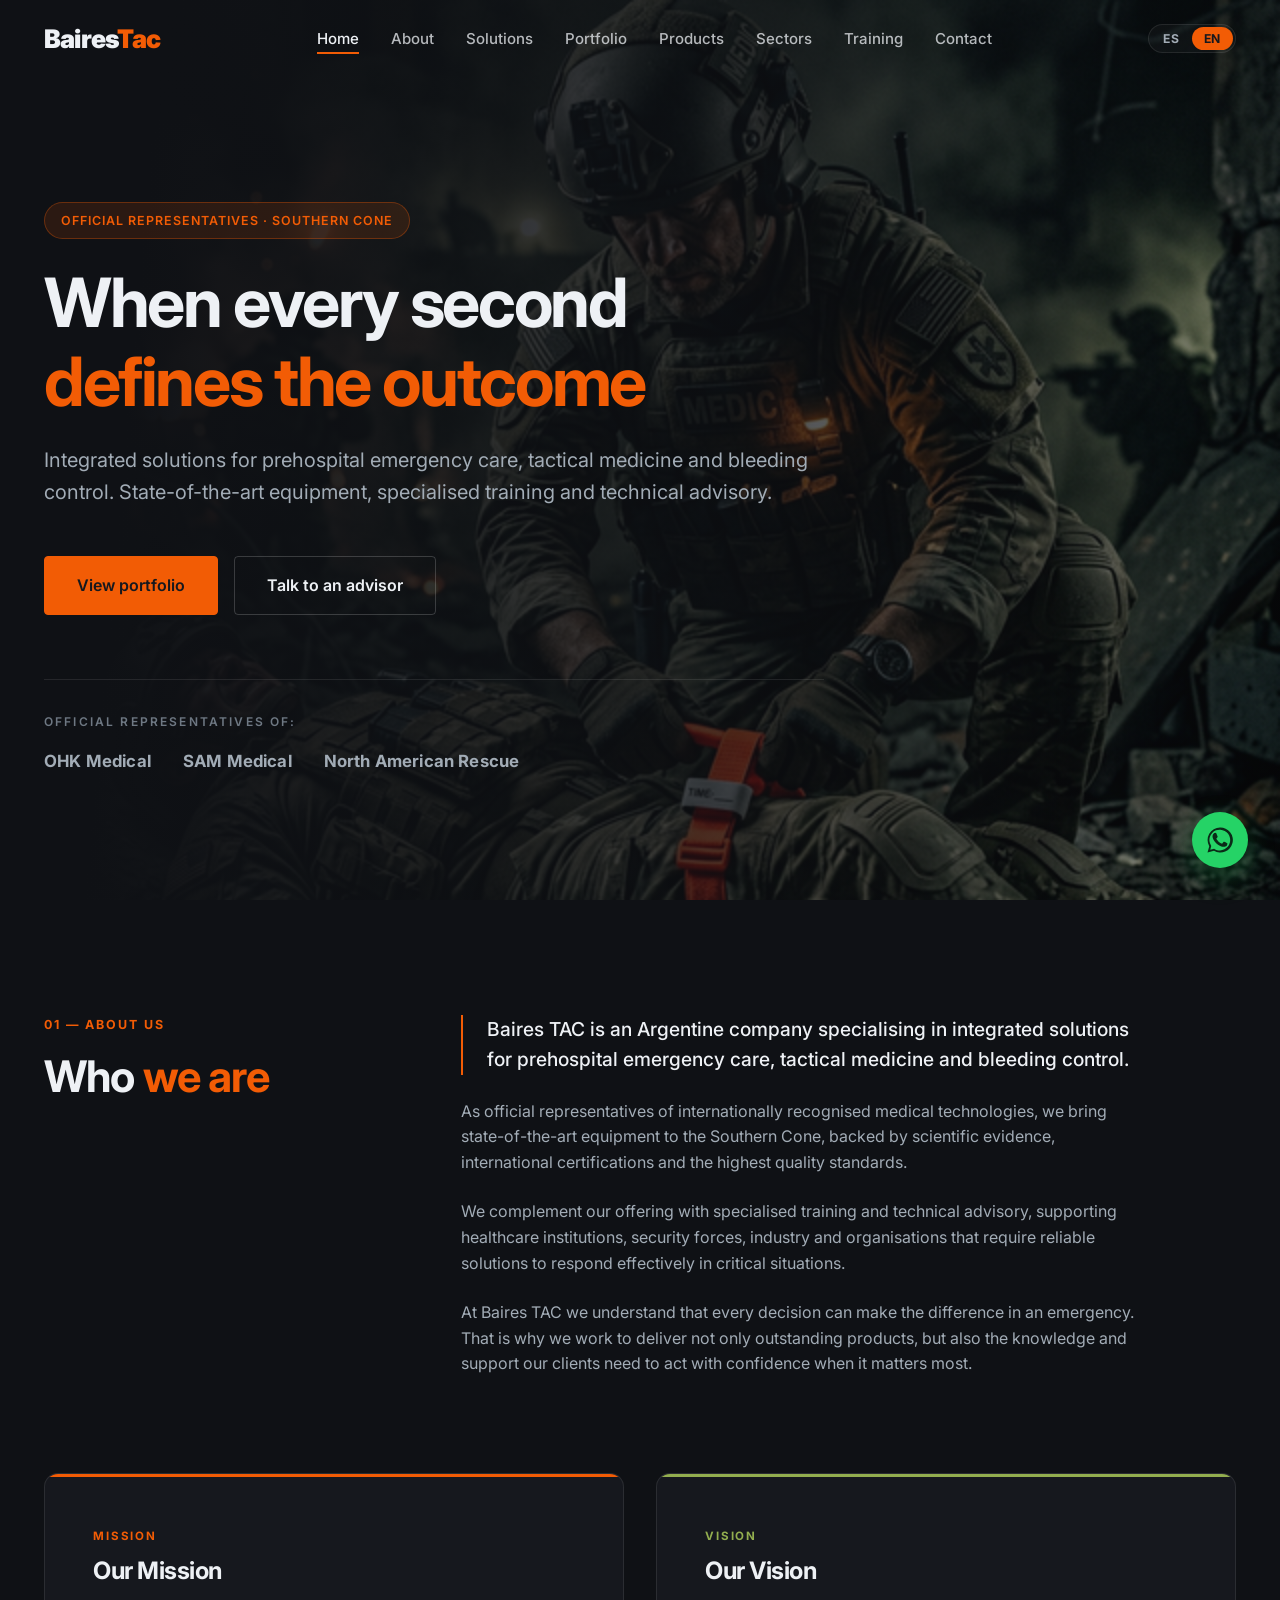
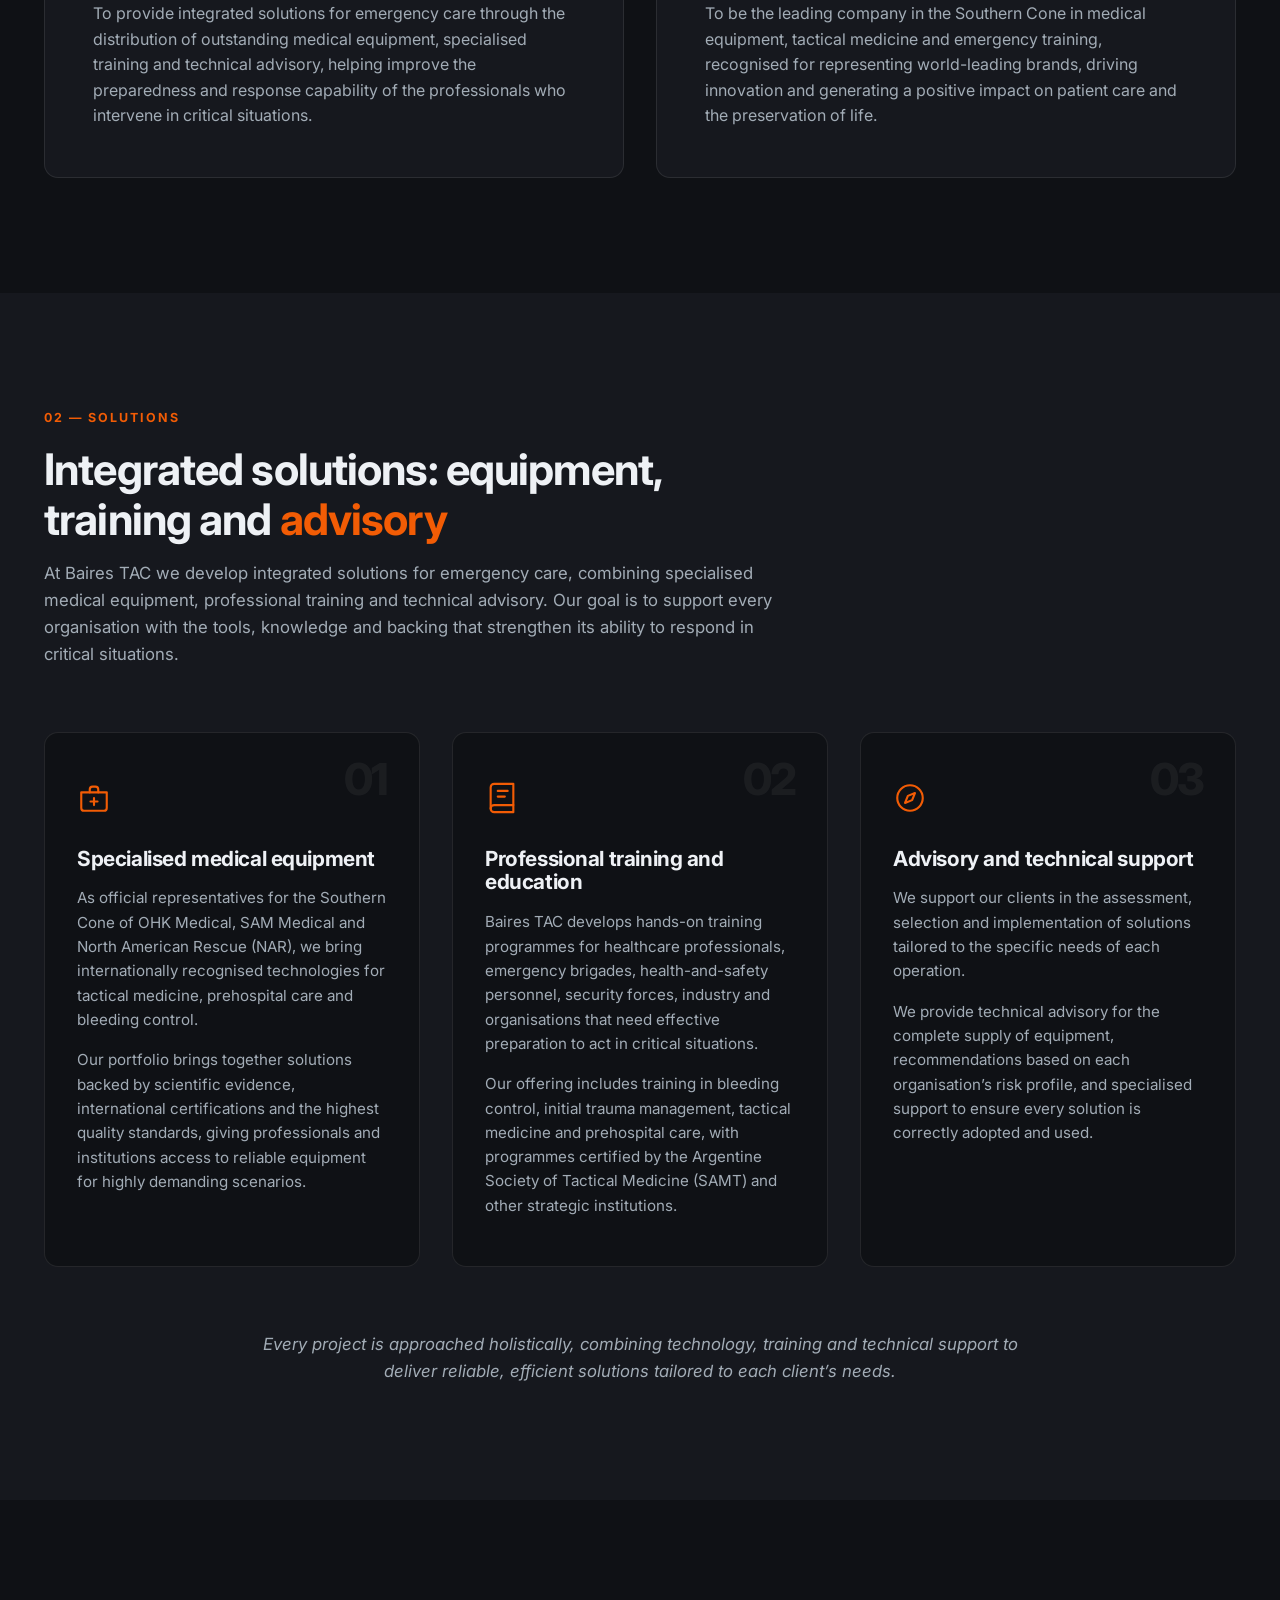
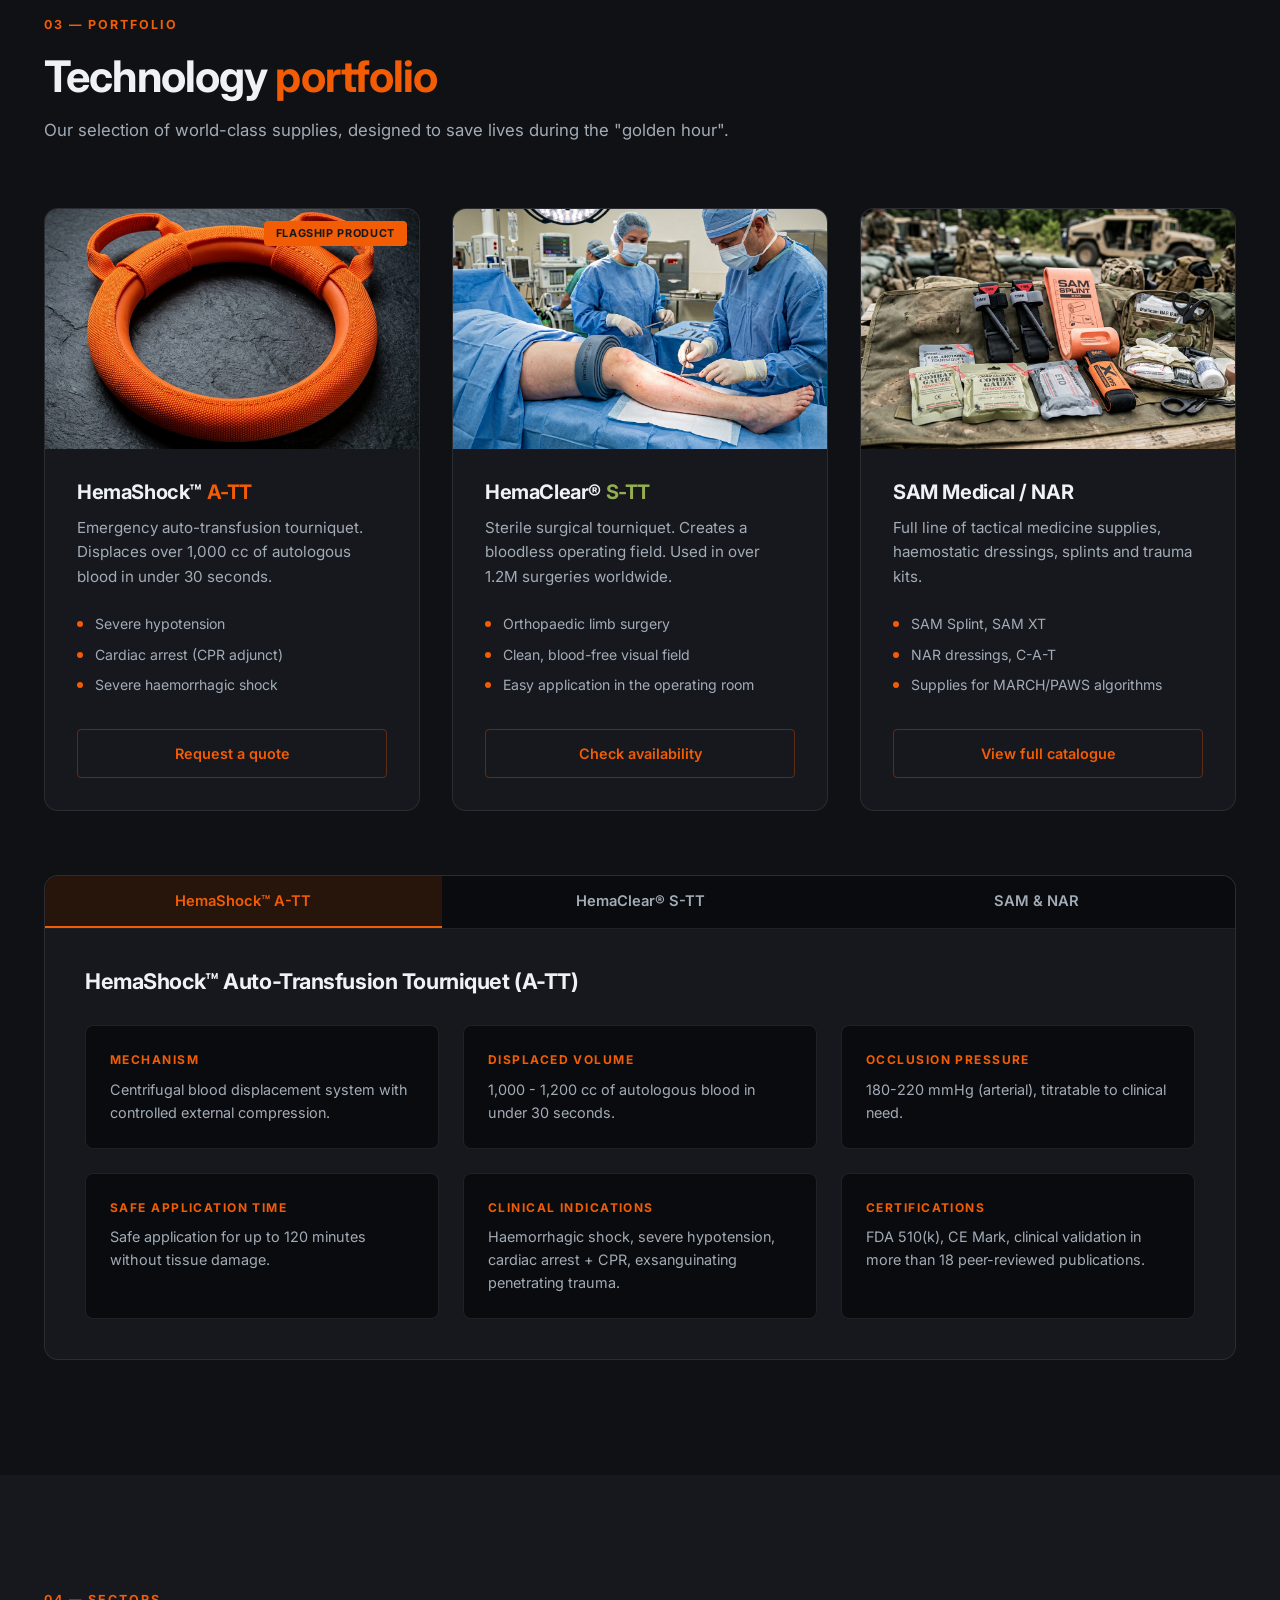
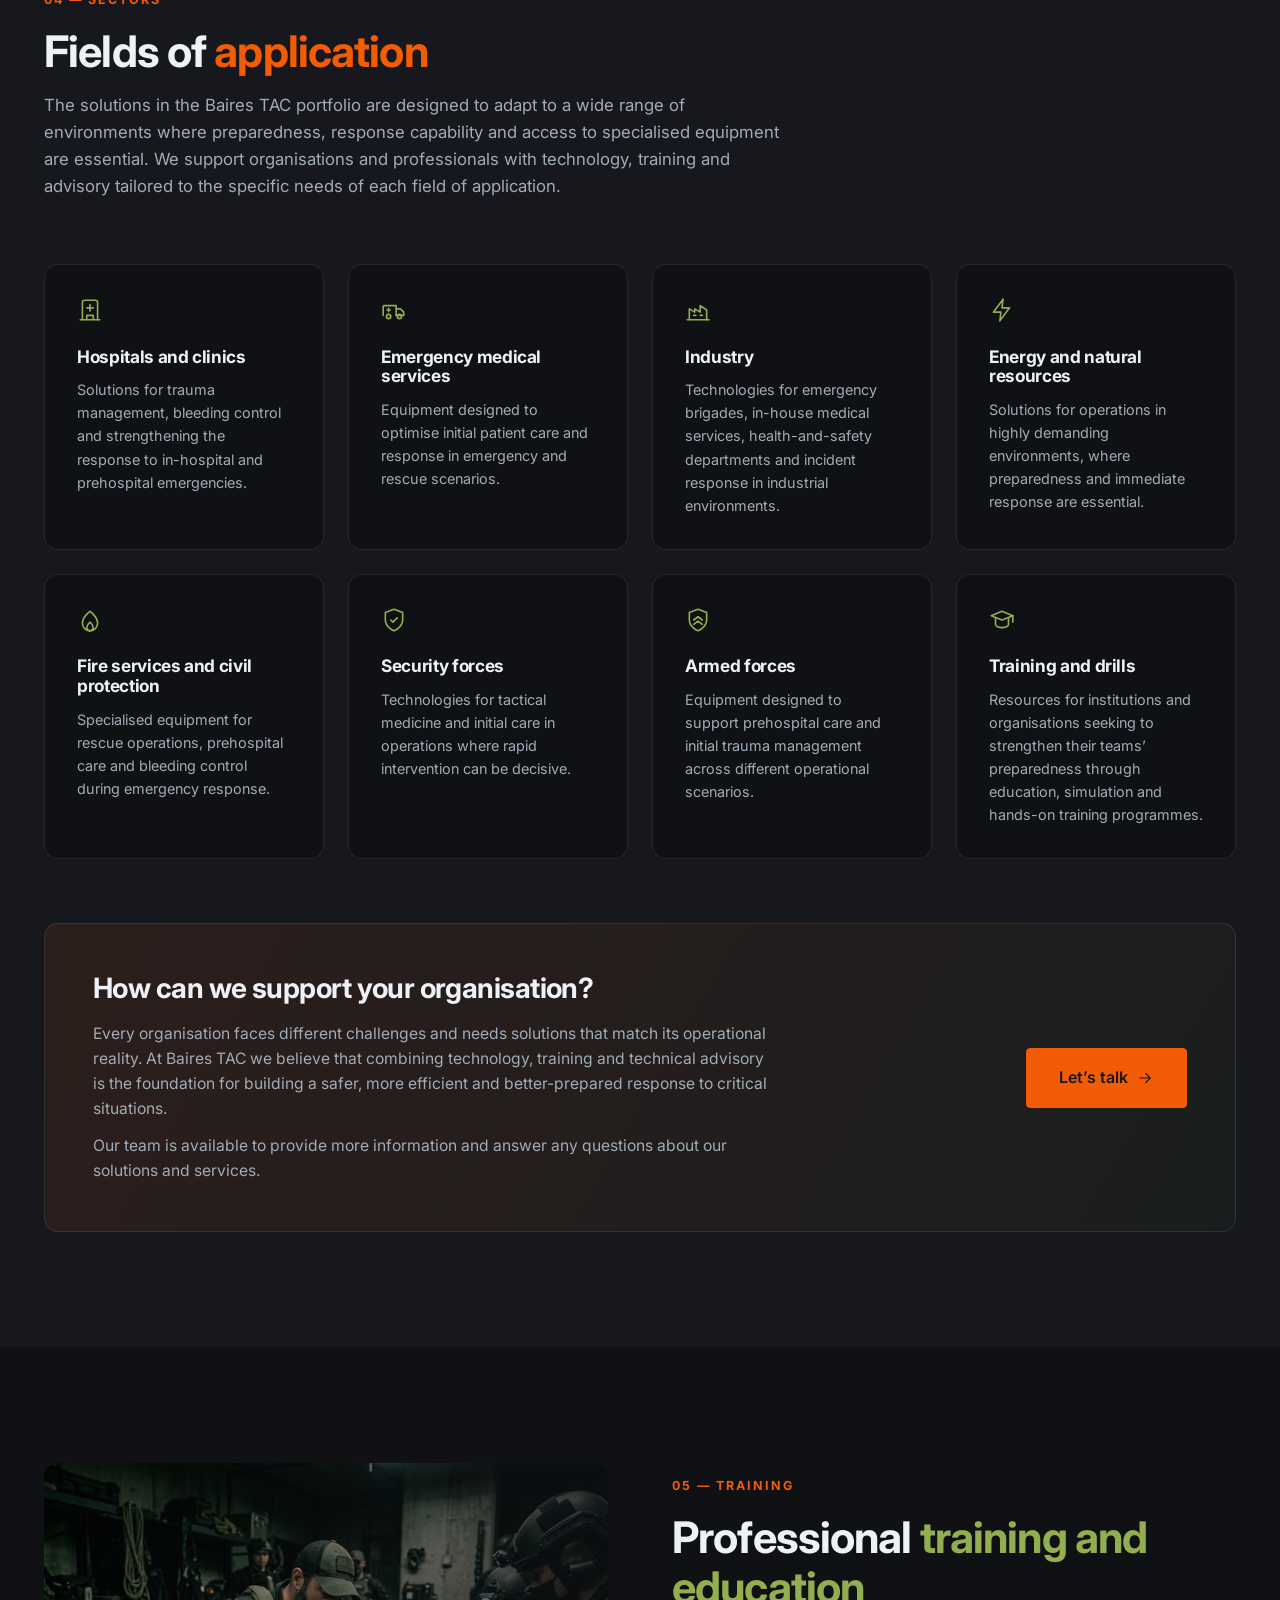
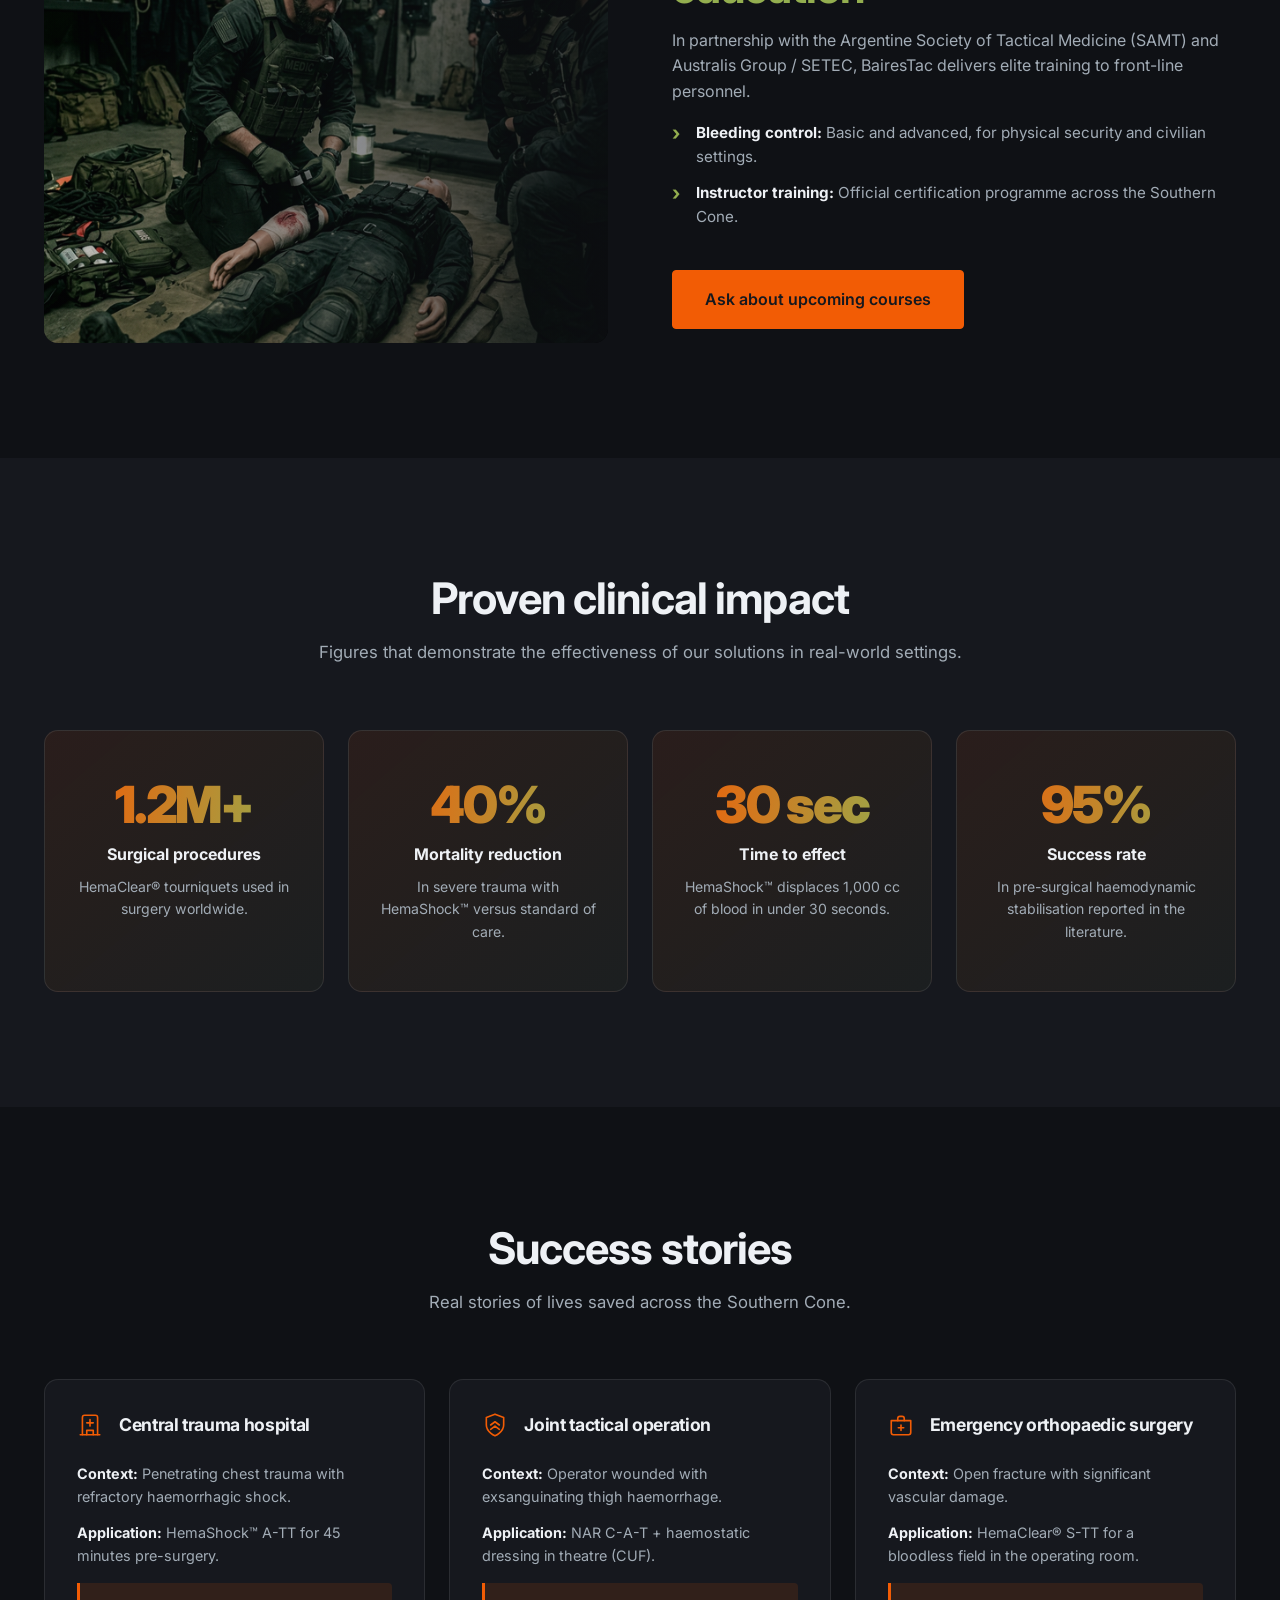
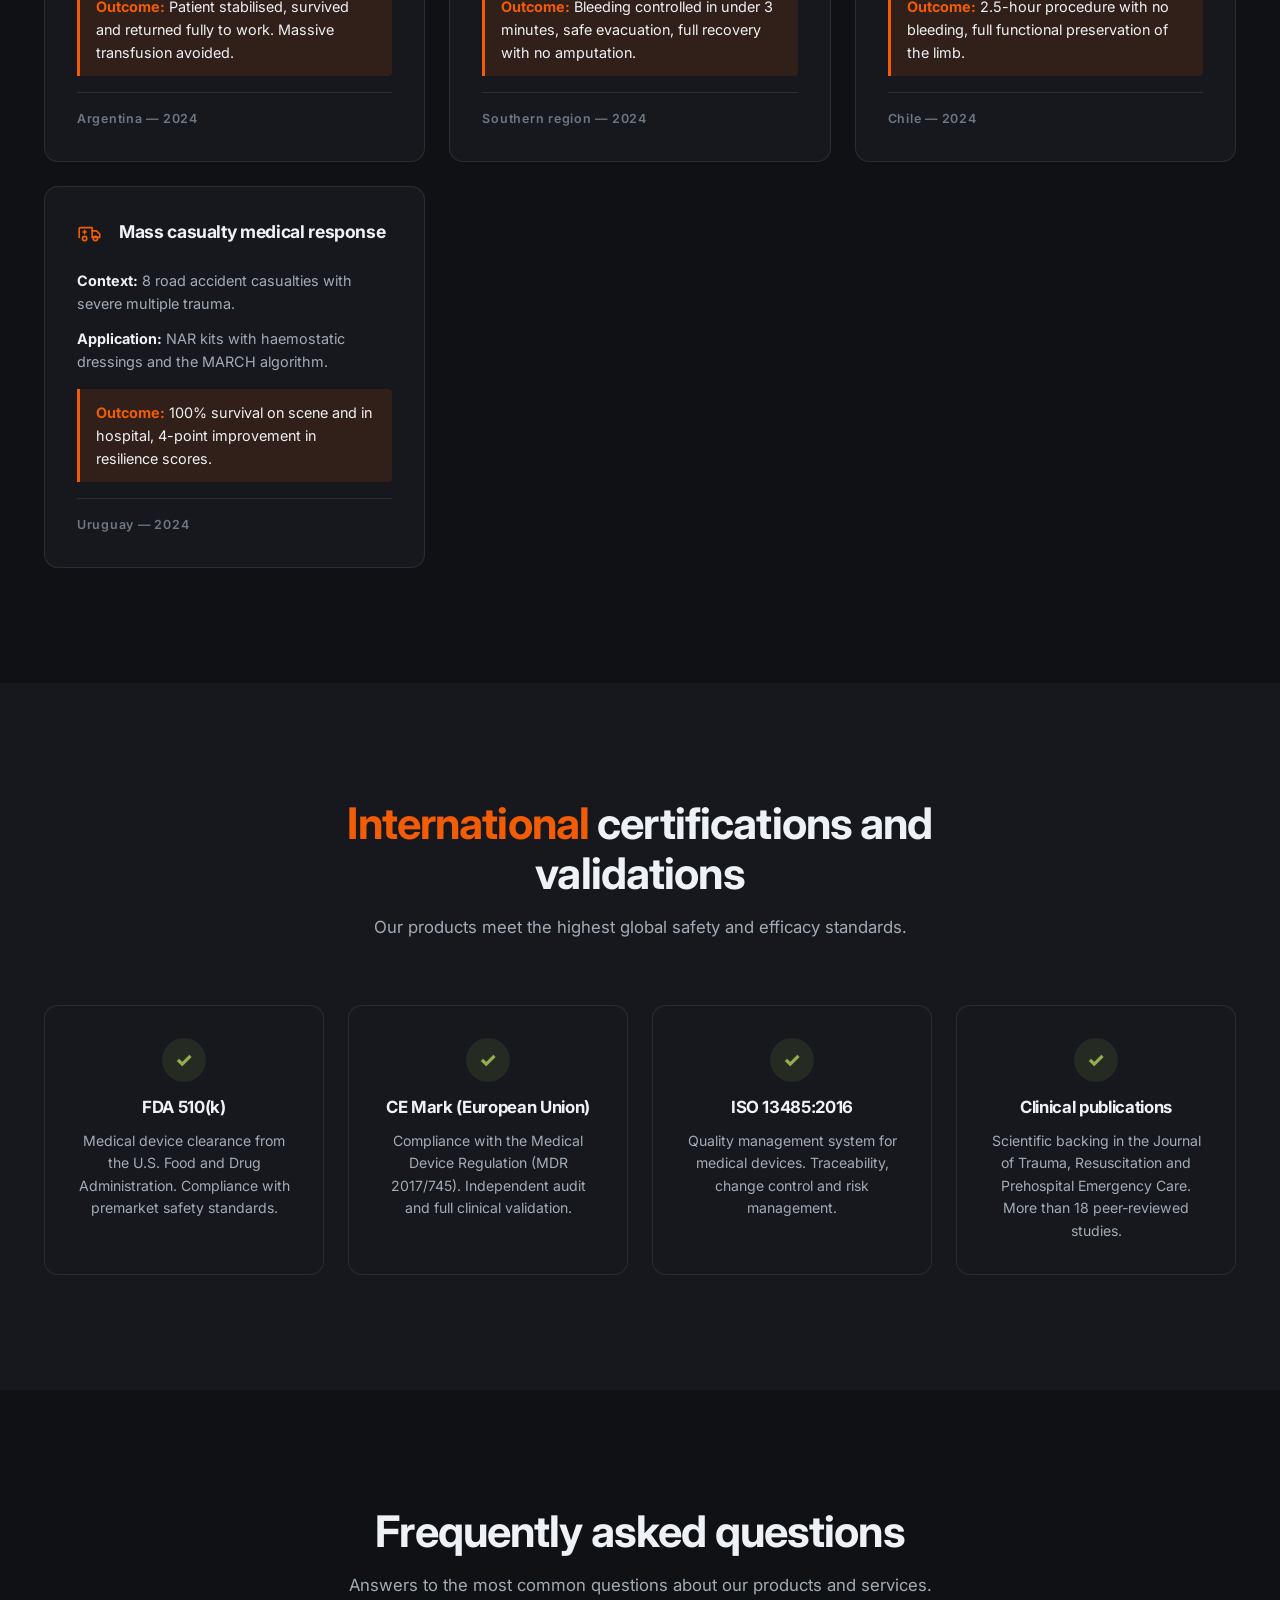
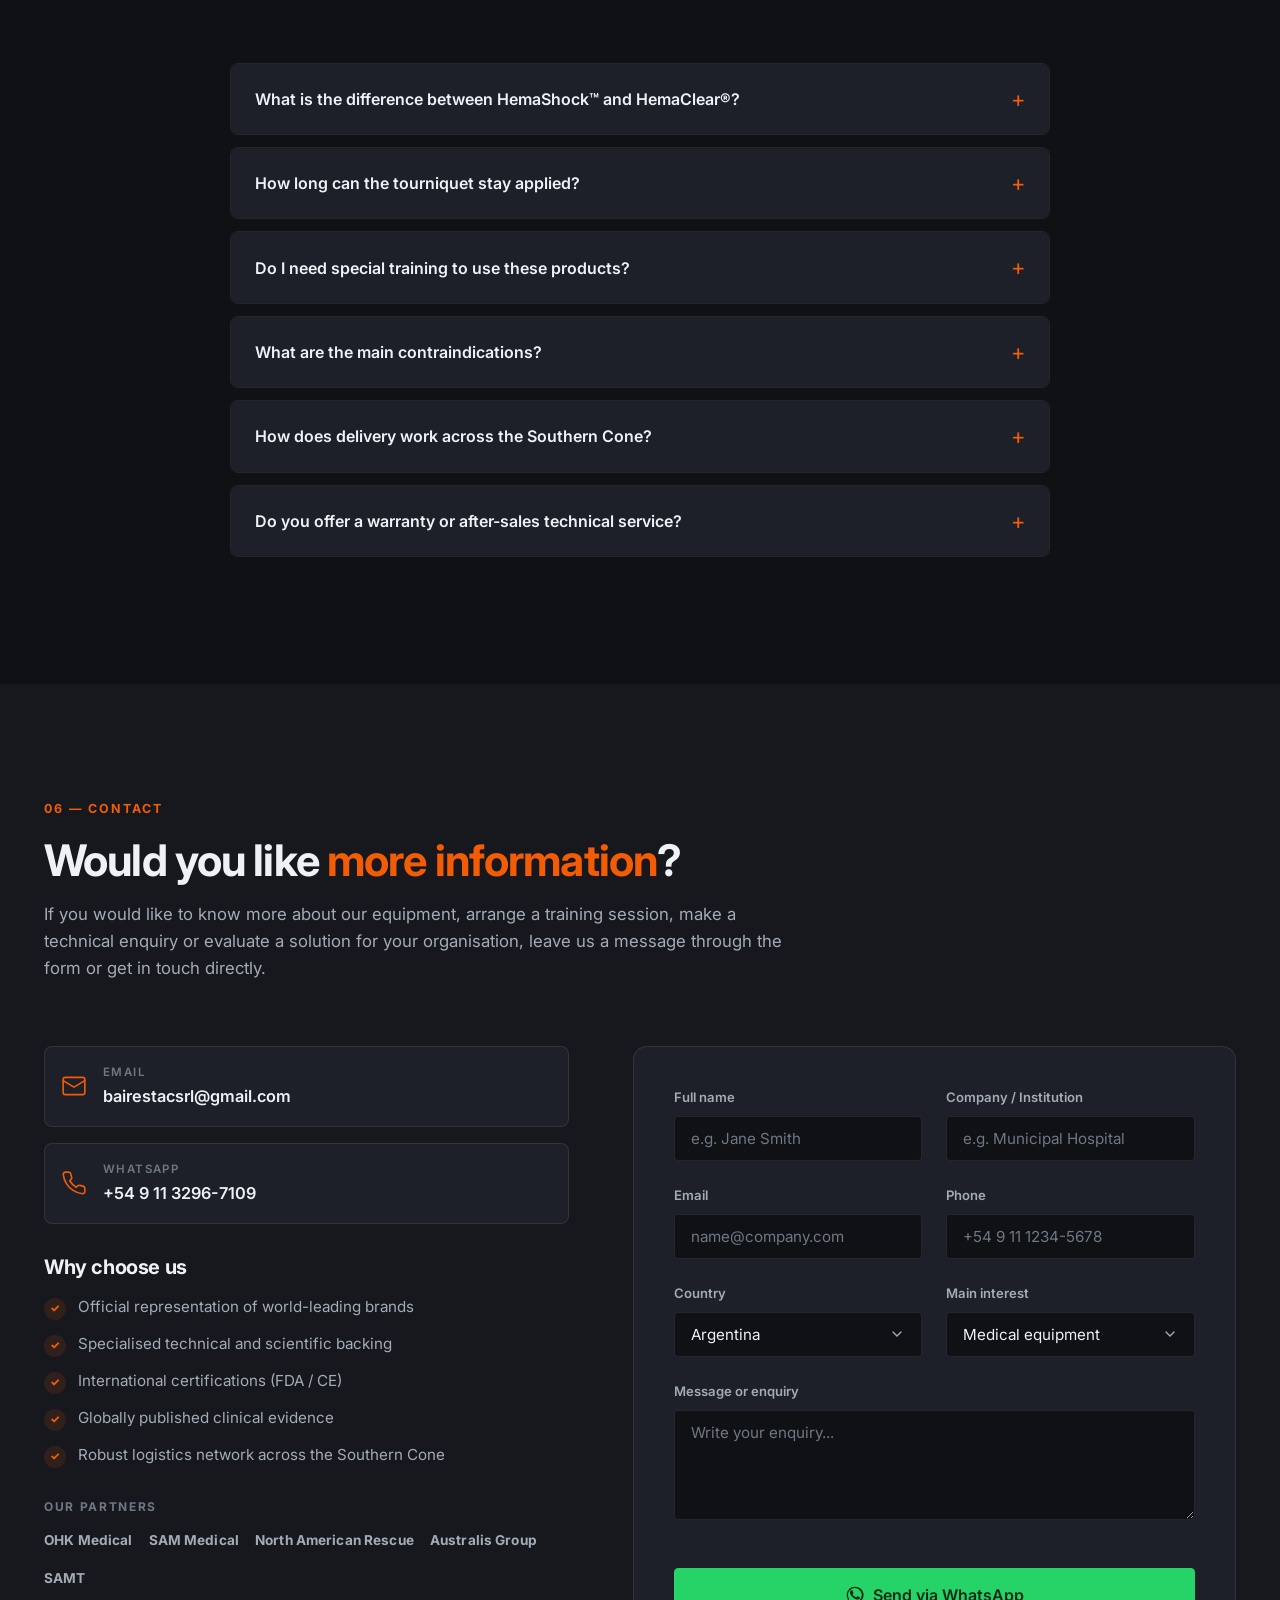
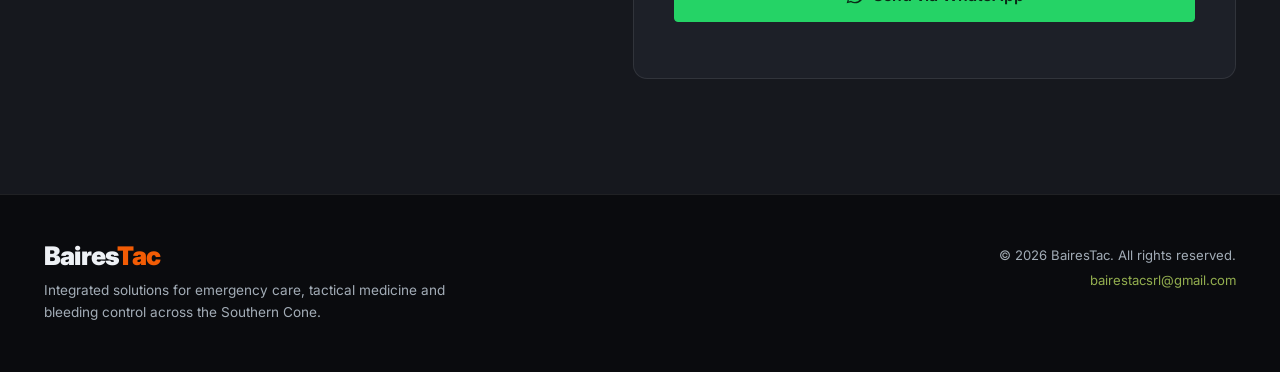
<file: index.html>
<!DOCTYPE html>
<html lang="es">

<head>
    <meta charset="UTF-8">
    <meta name="viewport" content="width=device-width, initial-scale=1.0">
    <title data-i18n="meta.title">BairesTac | Soluciones integrales para la atención de emergencias</title>
    <meta name="description" data-i18n-content="meta.description"
        content="Empresa argentina especializada en soluciones integrales para emergencias prehospitalarias, medicina táctica y control de hemorragias. Representantes oficiales de OHK Medical, SAM Medical y North American Rescue.">
    <link rel="preconnect" href="https://fonts.googleapis.com">
    <link rel="preconnect" href="https://fonts.gstatic.com" crossorigin>
    <link href="https://fonts.googleapis.com/css2?family=Inter:wght@300;400;500;600;700;800;900&display=swap"
        rel="stylesheet">
    <link rel="stylesheet" href="style.css">
</head>

<body>
    <a class="skip-link" href="#main" data-i18n="a11y.skip">Saltar al contenido principal</a>

    <!-- Icon sprite -->
    <svg class="svg-defs" aria-hidden="true" focusable="false" xmlns="http://www.w3.org/2000/svg">
        <defs>
            <symbol id="i-equipamiento" viewBox="0 0 24 24">
                <path d="M3 8h18v11a2 2 0 0 1-2 2H5a2 2 0 0 1-2-2z" />
                <path d="M9 8V6a2 2 0 0 1 2-2h2a2 2 0 0 1 2 2v2" />
                <path d="M12 12v5M9.5 14.5h5" />
            </symbol>
            <symbol id="i-formacion" viewBox="0 0 24 24">
                <path d="M4 19.5A2.5 2.5 0 0 1 6.5 17H20" />
                <path d="M6.5 2H20v20H6.5A2.5 2.5 0 0 1 4 19.5v-15A2.5 2.5 0 0 1 6.5 2z" />
                <path d="M9 7h7M9 11h5" />
            </symbol>
            <symbol id="i-asesoramiento" viewBox="0 0 24 24">
                <circle cx="12" cy="12" r="9" />
                <path d="m15.5 8.5-2 5-5 2 2-5z" />
            </symbol>
            <symbol id="i-hospital" viewBox="0 0 24 24">
                <path d="M3 21h18" />
                <path d="M5 21V5a2 2 0 0 1 2-2h10a2 2 0 0 1 2 2v16" />
                <path d="M12 7v6M9 10h6" />
                <path d="M9 21v-4h6v4" />
            </symbol>
            <symbol id="i-ems" viewBox="0 0 24 24">
                <path d="M2 17V9a1 1 0 0 1 1-1h11v9" />
                <path d="M14 11h4l3 3v3h-7" />
                <circle cx="7" cy="18" r="2" />
                <circle cx="17" cy="18" r="2" />
                <path d="M7 10.5v3M5.5 12h3" />
            </symbol>
            <symbol id="i-industria" viewBox="0 0 24 24">
                <path d="M2 21h20" />
                <path d="M4 21V11l5 3V11l5 3V8l6 4v9" />
                <path d="M8 17h2M14 17h2" />
            </symbol>
            <symbol id="i-energia" viewBox="0 0 24 24">
                <path d="M13 2 4 14h7l-1 8 9-12h-7z" />
            </symbol>
            <symbol id="i-bomberos" viewBox="0 0 24 24">
                <path d="M12 22a7 7 0 0 0 7-7c0-6-7-11-7-11S5 9 5 15a7 7 0 0 0 7 7z" />
                <path d="M12 22a3 3 0 0 0 3-3c0-2.5-3-5-3-5s-3 2.5-3 5a3 3 0 0 0 3 3z" />
            </symbol>
            <symbol id="i-seguridad" viewBox="0 0 24 24">
                <path d="M12 22s8-3.5 8-10V5l-8-3-8 3v7c0 6.5 8 10 8 10z" />
                <path d="m9 12 2 2 4-4" />
            </symbol>
            <symbol id="i-armadas" viewBox="0 0 24 24">
                <path d="M12 22s8-3.5 8-10V5l-8-3-8 3v7c0 6.5 8 10 8 10z" />
                <path d="m8 12 4-3 4 3" />
                <path d="m8 16 4-3 4 3" />
            </symbol>
            <symbol id="i-entrenamiento" viewBox="0 0 24 24">
                <path d="m2 8 10-4 10 4-10 4z" />
                <path d="M6 10.5V16c0 1.7 2.7 3 6 3s6-1.3 6-3v-5.5" />
                <path d="M22 8v6" />
            </symbol>
            <symbol id="i-mail" viewBox="0 0 24 24">
                <rect x="2" y="4" width="20" height="16" rx="2" />
                <path d="m2 7 10 6 10-6" />
            </symbol>
            <symbol id="i-phone" viewBox="0 0 24 24">
                <path
                    d="M22 16.9v3a2 2 0 0 1-2.2 2 19.8 19.8 0 0 1-8.6-3.1 19.5 19.5 0 0 1-6-6A19.8 19.8 0 0 1 2.1 4.2 2 2 0 0 1 4.1 2h3a2 2 0 0 1 2 1.7c.1 1 .4 1.9.7 2.8a2 2 0 0 1-.5 2.1L8.1 9.9a16 16 0 0 0 6 6l1.3-1.3a2 2 0 0 1 2.1-.4c.9.3 1.8.6 2.8.7a2 2 0 0 1 1.7 2z" />
            </symbol>
            <symbol id="i-arrow" viewBox="0 0 24 24">
                <path d="M5 12h14M13 6l6 6-6 6" />
            </symbol>
            <symbol id="i-wa" viewBox="0 0 24 24">
                <path
                    d="M17.5 14.4c-.3-.2-1.8-.9-2-1-.3-.1-.5-.2-.7.1-.2.3-.8 1-.9 1.2-.2.2-.3.2-.6.1-.3-.2-1.3-.5-2.4-1.5-.9-.8-1.5-1.8-1.7-2.1-.2-.3 0-.5.1-.6l.5-.6c.1-.2.2-.3.3-.5 0-.2 0-.4-.1-.5l-.9-2.2c-.2-.6-.5-.5-.7-.5h-.6c-.2 0-.5.1-.8.4-.3.3-1 1-1 2.5s1.1 2.9 1.2 3.1c.1.2 2.1 3.2 5 4.4.7.3 1.2.5 1.7.6.7.2 1.3.2 1.8.1.6-.1 1.8-.7 2-1.4.3-.7.3-1.3.2-1.4-.1-.1-.3-.2-.6-.3zM12 2a10 10 0 0 0-8.6 15L2 22l5.2-1.4A10 10 0 1 0 12 2zm0 18.3c-1.6 0-3.1-.4-4.4-1.2l-.3-.2-3.1.8.8-3-.2-.3a8.3 8.3 0 1 1 7.2 3.9z" />
            </symbol>
        </defs>
    </svg>

    <!-- Navbar -->
    <nav class="navbar" id="navbar">
        <div class="container nav-content">
            <a href="#inicio" class="logo">
                <span class="logo-baires">Baires</span><span class="logo-tac">Tac</span>
            </a>

            <ul class="nav-links" id="navLinks">
                <li><a href="#inicio" data-i18n="nav.inicio">Inicio</a></li>
                <li><a href="#nosotros" data-i18n="nav.nosotros">Nosotros</a></li>
                <li><a href="#soluciones" data-i18n="nav.soluciones">Soluciones</a></li>
                <li><a href="#portafolio" data-i18n="nav.portafolio">Portafolio</a></li>
                <li><a href="productos.html" data-i18n="nav.productos">Productos</a></li>
                <li><a href="#ambitos" data-i18n="nav.ambitos">Ámbitos</a></li>
                <li><a href="#capacitacion" data-i18n="nav.capacitacion">Capacitación</a></li>
                <li><a href="#contacto" data-i18n="nav.contacto">Contacto</a></li>
            </ul>

            <div class="nav-actions">
                <div class="lang-switch" role="group" data-i18n-aria-label="a11y.langGroup"
                    aria-label="Seleccionar idioma">
                    <button type="button" class="lang-btn is-active" data-lang="es" aria-pressed="true"
                        lang="es">ES</button>
                    <button type="button" class="lang-btn" data-lang="en" aria-pressed="false" lang="en">EN</button>
                </div>

                <button class="hamburger" id="hamburger" type="button" aria-expanded="false" aria-controls="navLinks"
                    data-i18n-aria-label="a11y.menu" aria-label="Abrir menú de navegación">
                    <span></span>
                    <span></span>
                    <span></span>
                </button>
            </div>
        </div>
    </nav>

    <main id="main">

        <!-- Hero / Inicio -->
        <header class="hero" id="inicio">
            <div class="hero-bg"></div>
            <div class="container hero-content">
                <div class="hero-text">
                    <div class="badge fade-up" data-i18n="hero.badge">Representantes oficiales · Cono Sur</div>
                    <h1 class="fade-up stagger-1" data-i18n="hero.title">Cuando cada segundo <span
                            class="text-orange">define el resultado</span></h1>
                    <p class="fade-up stagger-2" data-i18n="hero.lead">Soluciones integrales para la atención de
                        emergencias prehospitalarias, medicina táctica y control de hemorragias. Equipamiento de última
                        generación, capacitación especializada y asesoramiento técnico.</p>
                    <div class="hero-actions fade-up stagger-3">
                        <a href="#portafolio" class="btn-primary" data-i18n="hero.ctaPrimary">Ver portafolio</a>
                        <a href="#contacto" class="btn-secondary" data-i18n="hero.ctaSecondary">Contactar un
                            asesor</a>
                    </div>

                    <div class="hero-logos fade-up stagger-4">
                        <p data-i18n="hero.brandsLabel">Representantes oficiales de:</p>
                        <div class="logos-grid">
                            <span class="brand-text">OHK Medical</span>
                            <span class="brand-text">SAM Medical</span>
                            <span class="brand-text">North American Rescue</span>
                        </div>
                    </div>
                </div>
            </div>
        </header>

        <!-- Nosotros -->
        <section id="nosotros" class="section">
            <div class="container">
                <div class="editorial-grid">
                    <div class="editorial-aside fade-up">
                        <span class="eyebrow" data-i18n="about.eyebrow">01 — Nosotros</span>
                        <h2 data-i18n="about.title">Quiénes <span class="text-orange">somos</span></h2>
                    </div>

                    <div class="editorial-body fade-up stagger-1">
                        <p class="lead" data-i18n="about.p1">Baires TAC es una empresa argentina especializada en
                            soluciones integrales para la atención de emergencias prehospitalarias, medicina táctica y
                            control de hemorragias.</p>
                        <p data-i18n="about.p2">Como representantes oficiales de tecnologías médicas de reconocimiento
                            internacional, acercamos al Cono Sur equipamiento de última generación respaldado por
                            evidencia científica, certificaciones internacionales y los más altos estándares de calidad.
                        </p>
                        <p data-i18n="about.p3">Complementamos nuestra propuesta con capacitación especializada y
                            asesoramiento técnico, acompañando a instituciones de salud, fuerzas de seguridad,
                            industrias y organizaciones que requieren soluciones confiables para responder eficazmente
                            ante situaciones críticas.</p>
                        <p data-i18n="about.p4">En Baires TAC entendemos que cada decisión puede marcar la diferencia en
                            una emergencia. Por eso trabajamos para ofrecer no solo productos de excelencia, sino
                            también el conocimiento y el respaldo necesarios para que nuestros clientes actúen con
                            seguridad cuando más importa.</p>
                    </div>
                </div>

                <div class="mv-grid">
                    <article class="mv-card fade-up stagger-1">
                        <span class="mv-tag" data-i18n="about.missionTag">Misión</span>
                        <h3 data-i18n="about.missionTitle">Nuestra Misión</h3>
                        <p data-i18n="about.missionText">Brindar soluciones integrales para la atención de emergencias
                            mediante la distribución de equipamiento médico de excelencia, la capacitación especializada
                            y el asesoramiento técnico, contribuyendo a mejorar la preparación y la capacidad de
                            respuesta de los profesionales que intervienen en situaciones críticas.</p>
                    </article>

                    <article class="mv-card mv-card--olive fade-up stagger-2">
                        <span class="mv-tag" data-i18n="about.visionTag">Visión</span>
                        <h3 data-i18n="about.visionTitle">Nuestra Visión</h3>
                        <p data-i18n="about.visionText">Ser la empresa referente del Cono Sur en equipamiento médico,
                            medicina táctica y capacitación para emergencias, reconocida por representar marcas líderes
                            a nivel mundial, impulsar la innovación y generar un impacto positivo en la atención de
                            pacientes y la preservación de la vida.</p>
                    </article>
                </div>
            </div>
        </section>

        <!-- Soluciones -->
        <section id="soluciones" class="section bg-card">
            <div class="container">
                <div class="section-header fade-up">
                    <span class="eyebrow" data-i18n="solutions.eyebrow">02 — Soluciones</span>
                    <h2 data-i18n="solutions.title">Soluciones integrales: equipamiento, capacitación y <span
                            class="text-orange">asesoramiento</span></h2>
                    <p data-i18n="solutions.lead">En Baires TAC desarrollamos soluciones integrales para la atención de
                        emergencias, combinando equipamiento médico especializado, capacitación profesional y
                        asesoramiento técnico. Nuestro objetivo es acompañar a cada organización con herramientas,
                        conocimientos y soporte que fortalezcan su capacidad de respuesta ante situaciones críticas.</p>
                </div>

                <div class="pillars-grid">
                    <article class="pillar-card fade-up stagger-1">
                        <span class="pillar-num">01</span>
                        <svg class="icon icon-lg" aria-hidden="true">
                            <use href="#i-equipamiento" />
                        </svg>
                        <h3 data-i18n="solutions.p1Title">Equipamiento médico especializado</h3>
                        <p data-i18n="solutions.p1a">Como representantes oficiales para el Cono Sur de OHK Medical, SAM
                            Medical y North American Rescue (NAR), acercamos tecnologías de referencia internacional
                            para medicina táctica, atención prehospitalaria y control de hemorragias.</p>
                        <p data-i18n="solutions.p1b">Nuestro portafolio reúne soluciones respaldadas por evidencia
                            científica, certificaciones internacionales y los más altos estándares de calidad,
                            ofreciendo a profesionales e instituciones acceso a equipamiento confiable para escenarios
                            de alta exigencia.</p>
                    </article>

                    <article class="pillar-card fade-up stagger-2">
                        <span class="pillar-num">02</span>
                        <svg class="icon icon-lg" aria-hidden="true">
                            <use href="#i-formacion" />
                        </svg>
                        <h3 data-i18n="solutions.p2Title">Capacitación y formación profesional</h3>
                        <p data-i18n="solutions.p2a">Baires TAC desarrolla programas de capacitación práctica destinados
                            a profesionales de la salud, brigadas de emergencia, personal de seguridad e higiene,
                            fuerzas de seguridad, industrias y organizaciones que requieren una preparación eficaz para
                            actuar en situaciones críticas.</p>
                        <p data-i18n="solutions.p2b">Nuestra propuesta incluye formación en control de hemorragias,
                            manejo inicial del trauma, medicina táctica y atención prehospitalaria, con programas
                            certificados por la Sociedad Argentina de Medicina Táctica (SAMT) y otras instituciones
                            estratégicas.</p>
                    </article>

                    <article class="pillar-card fade-up stagger-3">
                        <span class="pillar-num">03</span>
                        <svg class="icon icon-lg" aria-hidden="true">
                            <use href="#i-asesoramiento" />
                        </svg>
                        <h3 data-i18n="solutions.p3Title">Asesoramiento y soporte técnico</h3>
                        <p data-i18n="solutions.p3a">Acompañamos a nuestros clientes en la evaluación, selección e
                            implementación de soluciones adaptadas a las necesidades específicas de cada operación.</p>
                        <p data-i18n="solutions.p3b">Brindamos asesoramiento técnico para la provisión integral de
                            equipamiento, recomendaciones según el perfil de riesgo de cada organización y soporte
                            especializado para garantizar la correcta incorporación y utilización de cada solución.</p>
                    </article>
                </div>

                <p class="solutions-closing fade-up" data-i18n="solutions.closing">Cada proyecto es abordado de manera
                    integral, combinando tecnología, formación y acompañamiento técnico para ofrecer soluciones
                    confiables, eficientes y adaptadas a las necesidades de cada cliente.</p>
            </div>
        </section>

        <!-- Portafolio Tecnológico -->
        <section id="portafolio" class="section">
            <div class="container">
                <div class="section-header fade-up">
                    <span class="eyebrow" data-i18n="portfolio.eyebrow">03 — Portafolio</span>
                    <h2 data-i18n="portfolio.title">Portafolio <span class="text-orange">tecnológico</span></h2>
                    <p data-i18n="portfolio.lead">Nuestra selección de insumos de clase mundial, diseñados para salvar
                        vidas en la "hora dorada".</p>
                </div>

                <div class="products-grid">
                    <!-- Producto 1 -->
                    <article class="product-card fade-up stagger-1">
                        <div class="product-img">
                            <img src="images/hemashock-product.png" alt="Torniquete de autotransfusión HemaShock A-TT">
                            <div class="product-badge" data-i18n="portfolio.p1Badge">Producto estrella</div>
                        </div>
                        <div class="product-content">
                            <h3>HemaShock™ <span class="text-orange">A-TT</span></h3>
                            <p class="product-desc" data-i18n="portfolio.p1Desc">Torniquete de auto-transfusión de
                                emergencia. Desplaza más de 1.000 cc de sangre autóloga en menos de 30 segundos.</p>
                            <ul class="product-features">
                                <li><i class="icon-check"></i><span data-i18n="portfolio.p1f1">Hipotensión
                                        severa</span></li>
                                <li><i class="icon-check"></i><span data-i18n="portfolio.p1f2">Paro cardíaco (adjunto a
                                        RCP)</span></li>
                                <li><i class="icon-check"></i><span data-i18n="portfolio.p1f3">Shock hemorrágico
                                        severo</span></li>
                            </ul>
                            <a href="#contacto" class="btn-primary-outline btn-small w-100 text-center"
                                data-i18n="portfolio.ctaQuote">Solicitar cotización</a>
                        </div>
                    </article>

                    <!-- Producto 2 -->
                    <article class="product-card fade-up stagger-2">
                        <div class="product-img">
                            <img src="images/hemaclear-product.png" alt="Torniquete quirúrgico HemaClear S-TT">
                        </div>
                        <div class="product-content">
                            <h3>HemaClear® <span class="text-olive">S-TT</span></h3>
                            <p class="product-desc" data-i18n="portfolio.p2Desc">Torniquete quirúrgico estéril. Permite
                                un campo operatorio exsangüe. Usado en más de 1.2M de cirugías a nivel global.</p>
                            <ul class="product-features">
                                <li><i class="icon-check"></i><span data-i18n="portfolio.p2f1">Cirugía ortopédica de
                                        extremidades</span></li>
                                <li><i class="icon-check"></i><span data-i18n="portfolio.p2f2">Campo visual limpio y sin
                                        sangre</span></li>
                                <li><i class="icon-check"></i><span data-i18n="portfolio.p2f3">Fácil aplicación en
                                        quirófano</span></li>
                            </ul>
                            <a href="#contacto" class="btn-primary-outline btn-small w-100 text-center"
                                data-i18n="portfolio.ctaAvail">Consultar disponibilidad</a>
                        </div>
                    </article>

                    <!-- Producto 3 -->
                    <article class="product-card fade-up stagger-3">
                        <div class="product-img">
                            <img src="images/sam-nar-products.png" alt="Insumos SAM Medical y North American Rescue">
                        </div>
                        <div class="product-content">
                            <h3>SAM Medical / NAR</h3>
                            <p class="product-desc" data-i18n="portfolio.p3Desc">Línea completa de insumos de medicina
                                táctica, vendajes hemostáticos, férulas y kits de trauma.</p>
                            <ul class="product-features">
                                <li><i class="icon-check"></i><span data-i18n="portfolio.p3f1">SAM Splint, SAM
                                        XT</span></li>
                                <li><i class="icon-check"></i><span data-i18n="portfolio.p3f2">Vendajes NAR,
                                        C-A-T</span></li>
                                <li><i class="icon-check"></i><span data-i18n="portfolio.p3f3">Insumos para algoritmos
                                        MARCH/PAWS</span></li>
                            </ul>
                            <a href="#contacto" class="btn-primary-outline btn-small w-100 text-center"
                                data-i18n="portfolio.ctaCatalog">Ver catálogo completo</a>
                        </div>
                    </article>
                </div>

                <!-- Especificaciones técnicas -->
                <div class="specs-container fade-up mt-6">
                    <div class="specs-tabs" role="tablist" data-i18n-aria-label="a11y.specsTabs"
                        aria-label="Especificaciones técnicas por producto">
                        <button class="specs-tab-btn is-active" type="button" role="tab" aria-selected="true"
                            data-specs="specs-hemashock">HemaShock™ A-TT</button>
                        <button class="specs-tab-btn" type="button" role="tab" aria-selected="false"
                            data-specs="specs-hemaclear">HemaClear® S-TT</button>
                        <button class="specs-tab-btn" type="button" role="tab" aria-selected="false"
                            data-specs="specs-nar">SAM &amp; NAR</button>
                    </div>

                    <div class="specs-content">
                        <div class="specs-pane is-active" id="specs-hemashock" role="tabpanel">
                            <h3>HemaShock™ Auto-Transfusion Tourniquet (A-TT)</h3>
                            <div class="specs-details">
                                <div class="spec-item">
                                    <div class="spec-label" data-i18n="specs.mechanism">Mecanismo</div>
                                    <p data-i18n="specs.hs.mechanism">Sistema de desplazamiento centrífugo de sangre con
                                        compresión externa controlada.</p>
                                </div>
                                <div class="spec-item">
                                    <div class="spec-label" data-i18n="specs.volume">Volumen desplazado</div>
                                    <p data-i18n="specs.hs.volume">1.000 - 1.200 cc de sangre autóloga en menos de 30
                                        segundos.</p>
                                </div>
                                <div class="spec-item">
                                    <div class="spec-label" data-i18n="specs.pressure">Presión de oclusión</div>
                                    <p data-i18n="specs.hs.pressure">180-220 mmHg (arterial), titulables según necesidad
                                        clínica.</p>
                                </div>
                                <div class="spec-item">
                                    <div class="spec-label" data-i18n="specs.safety">Tiempo de seguridad</div>
                                    <p data-i18n="specs.hs.safety">Aplicación segura por hasta 120 minutos sin daño
                                        tisular.</p>
                                </div>
                                <div class="spec-item">
                                    <div class="spec-label" data-i18n="specs.indications">Indicaciones clínicas</div>
                                    <p data-i18n="specs.hs.indications">Shock hemorrágico, hipotensión severa, paro
                                        cardíaco + RCP, trauma penetrante exanguinante.</p>
                                </div>
                                <div class="spec-item">
                                    <div class="spec-label" data-i18n="specs.certs">Certificaciones</div>
                                    <p data-i18n="specs.hs.certs">FDA 510(k), CE Mark, validación clínica en más de 18
                                        publicaciones peer-reviewed.</p>
                                </div>
                            </div>
                        </div>

                        <div class="specs-pane" id="specs-hemaclear" role="tabpanel">
                            <h3>HemaClear® Surgical Tourniquet (S-TT)</h3>
                            <div class="specs-details">
                                <div class="spec-item">
                                    <div class="spec-label" data-i18n="specs.design">Diseño</div>
                                    <p data-i18n="specs.hc.design">Torniquete estéril de un solo uso, ergonómico y de
                                        rápida aplicación.</p>
                                </div>
                                <div class="spec-item">
                                    <div class="spec-label" data-i18n="specs.field">Campo exsangüe</div>
                                    <p data-i18n="specs.hc.field">Línea isquémica clara en menos de 90 segundos, sin
                                        sangrado de bordes.</p>
                                </div>
                                <div class="spec-item">
                                    <div class="spec-label" data-i18n="specs.material">Material</div>
                                    <p data-i18n="specs.hc.material">Silicona médica hipoalergénica, resistente a
                                        fluidos corporales y antisépticos.</p>
                                </div>
                                <div class="spec-item">
                                    <div class="spec-label" data-i18n="specs.compat">Compatibilidad</div>
                                    <p data-i18n="specs.hc.compat">Extremidades superiores e inferiores; cirugía
                                        ortopédica, plástica y vascular.</p>
                                </div>
                                <div class="spec-item">
                                    <div class="spec-label" data-i18n="specs.ischemia">Tiempo de isquemia</div>
                                    <p data-i18n="specs.hc.ischemia">Seguro hasta 180 minutos en extremidades sin
                                        documentación de complicaciones.</p>
                                </div>
                                <div class="spec-item">
                                    <div class="spec-label" data-i18n="specs.validation">Validación</div>
                                    <p data-i18n="specs.hc.validation">Utilizado en más de 1.2M de procedimientos; ISO
                                        13485, CE Mark Clase IIA.</p>
                                </div>
                            </div>
                        </div>

                        <div class="specs-pane" id="specs-nar" role="tabpanel">
                            <h3>SAM Medical &amp; North American Rescue (NAR)</h3>
                            <div class="specs-details">
                                <div class="spec-item">
                                    <div class="spec-label" data-i18n="specs.samLine">Línea SAM</div>
                                    <p data-i18n="specs.nar.samLine">SAM Splint, SAM XT, férulas de vacío y tablillas
                                        modulares para inmovilización.</p>
                                </div>
                                <div class="spec-item">
                                    <div class="spec-label" data-i18n="specs.narLine">Línea NAR</div>
                                    <p data-i18n="specs.nar.narLine">Vendajes hemostáticos (Combat Gauze, QuikClot),
                                        torniquetes C-A-T, kits C-TECC.</p>
                                </div>
                                <div class="spec-item">
                                    <div class="spec-label" data-i18n="specs.algorithms">Algoritmos</div>
                                    <p data-i18n="specs.nar.algorithms">Compatibilidad total con MARCH (Massive
                                        bleeding, Airway, Respiration, Circulation, Hypothermia) y PAWS.</p>
                                </div>
                                <div class="spec-item">
                                    <div class="spec-label" data-i18n="specs.stock">Capacidad de stock</div>
                                    <p data-i18n="specs.nar.stock">Disponibilidad en distribución directa y kits
                                        personalizados según protocolos institucionales.</p>
                                </div>
                                <div class="spec-item">
                                    <div class="spec-label" data-i18n="specs.certs2">Certificaciones</div>
                                    <p data-i18n="specs.nar.certs">Equipamiento estándar en operaciones militares OTAN,
                                        FBI-HRT, MARSOC, DEA-SRT.</p>
                                </div>
                                <div class="spec-item">
                                    <div class="spec-label" data-i18n="specs.training">Entrenamiento</div>
                                    <p data-i18n="specs.nar.training">Cursos de aplicación rápida, compatibles con
                                        TCCC/TECC, en menos de 8 horas de capacitación.</p>
                                </div>
                            </div>
                        </div>
                    </div>
                </div>
            </div>
        </section>

        <!-- Ámbitos de Aplicación -->
        <section id="ambitos" class="section bg-card">
            <div class="container">
                <div class="section-header fade-up">
                    <span class="eyebrow" data-i18n="fields.eyebrow">04 — Ámbitos</span>
                    <h2 data-i18n="fields.title">Ámbitos de <span class="text-orange">aplicación</span></h2>
                    <p data-i18n="fields.lead">Las soluciones que integran el portafolio de Baires TAC están diseñadas
                        para adaptarse a una amplia variedad de entornos donde la preparación, la capacidad de respuesta
                        y el acceso a equipamiento especializado resultan fundamentales. Acompañamos a organizaciones y
                        profesionales con tecnologías, capacitación y asesoramiento orientados a las necesidades
                        específicas de cada ámbito de aplicación.</p>
                </div>

                <div class="fields-grid">
                    <article class="field-card fade-up stagger-1">
                        <svg class="icon icon-md" aria-hidden="true">
                            <use href="#i-hospital" />
                        </svg>
                        <h3 data-i18n="fields.f1Title">Hospitales y clínicas</h3>
                        <p data-i18n="fields.f1Text">Soluciones para el manejo del trauma, control de hemorragias y
                            fortalecimiento de la respuesta ante emergencias intrahospitalarias y prehospitalarias.</p>
                    </article>

                    <article class="field-card fade-up stagger-1">
                        <svg class="icon icon-md" aria-hidden="true">
                            <use href="#i-ems" />
                        </svg>
                        <h3 data-i18n="fields.f2Title">Servicios de emergencias médicas</h3>
                        <p data-i18n="fields.f2Text">Equipamiento destinado a optimizar la atención inicial del paciente
                            y la respuesta en escenarios de emergencia y rescate.</p>
                    </article>

                    <article class="field-card fade-up stagger-2">
                        <svg class="icon icon-md" aria-hidden="true">
                            <use href="#i-industria" />
                        </svg>
                        <h3 data-i18n="fields.f3Title">Industria</h3>
                        <p data-i18n="fields.f3Text">Tecnologías orientadas a brigadas de emergencia, servicios médicos
                            internos, áreas de seguridad e higiene y respuesta ante incidentes en entornos industriales.
                        </p>
                    </article>

                    <article class="field-card fade-up stagger-2">
                        <svg class="icon icon-md" aria-hidden="true">
                            <use href="#i-energia" />
                        </svg>
                        <h3 data-i18n="fields.f4Title">Energía y recursos naturales</h3>
                        <p data-i18n="fields.f4Text">Soluciones para operaciones desarrolladas en entornos de alta
                            exigencia, donde la preparación y la respuesta inmediata resultan esenciales.</p>
                    </article>

                    <article class="field-card fade-up stagger-3">
                        <svg class="icon icon-md" aria-hidden="true">
                            <use href="#i-bomberos" />
                        </svg>
                        <h3 data-i18n="fields.f5Title">Bomberos y protección civil</h3>
                        <p data-i18n="fields.f5Text">Equipamiento especializado para tareas de rescate, atención
                            prehospitalaria y control de hemorragias durante la respuesta a emergencias.</p>
                    </article>

                    <article class="field-card fade-up stagger-3">
                        <svg class="icon icon-md" aria-hidden="true">
                            <use href="#i-seguridad" />
                        </svg>
                        <h3 data-i18n="fields.f6Title">Fuerzas de seguridad</h3>
                        <p data-i18n="fields.f6Text">Tecnologías destinadas a la medicina táctica y la atención inicial
                            en operaciones donde la intervención rápida puede resultar determinante.</p>
                    </article>

                    <article class="field-card fade-up stagger-4">
                        <svg class="icon icon-md" aria-hidden="true">
                            <use href="#i-armadas" />
                        </svg>
                        <h3 data-i18n="fields.f7Title">Fuerzas armadas</h3>
                        <p data-i18n="fields.f7Text">Equipamiento diseñado para apoyar la atención prehospitalaria y el
                            manejo inicial del trauma en distintos escenarios operativos.</p>
                    </article>

                    <article class="field-card fade-up stagger-4">
                        <svg class="icon icon-md" aria-hidden="true">
                            <use href="#i-entrenamiento" />
                        </svg>
                        <h3 data-i18n="fields.f8Title">Capacitación y entrenamiento</h3>
                        <p data-i18n="fields.f8Text">Recursos para instituciones y organizaciones que buscan fortalecer
                            la preparación de sus equipos mediante programas de formación, simulación y entrenamiento
                            práctico.</p>
                    </article>
                </div>

                <div class="cta-band fade-up">
                    <div class="cta-band-text">
                        <h3 data-i18n="fields.ctaTitle">¿Cómo podemos acompañar a tu organización?</h3>
                        <p data-i18n="fields.ctaP1">Cada organización enfrenta desafíos diferentes y requiere soluciones
                            acordes a su realidad operativa. En Baires TAC creemos que la combinación de tecnología,
                            capacitación y asesoramiento técnico es la base para construir una respuesta más segura,
                            eficiente y preparada ante situaciones críticas.</p>
                        <p data-i18n="fields.ctaP2">Nuestro equipo está disponible para brindar más información y
                            responder cualquier consulta sobre nuestras soluciones y servicios.</p>
                    </div>
                    <a href="#contacto" class="btn-primary cta-band-btn">
                        <span data-i18n="fields.ctaBtn">Hablemos</span>
                        <svg class="icon icon-sm" aria-hidden="true">
                            <use href="#i-arrow" />
                        </svg>
                    </a>
                </div>
            </div>
        </section>

        <!-- Capacitación -->
        <section id="capacitacion" class="section">
            <div class="container">
                <div class="training-grid">
                    <div class="training-img fade-up">
                        <img src="images/training.png" alt="Entrenamiento en medicina táctica y control de hemorragias">
                        <div class="img-overlay"></div>
                    </div>
                    <div class="training-content fade-up stagger-1">
                        <span class="eyebrow" data-i18n="training.eyebrow">05 — Capacitación</span>
                        <h2 data-i18n="training.title">Capacitación y <span class="text-olive">formación
                                profesional</span></h2>
                        <p data-i18n="training.lead">En alianza con la Sociedad Argentina de Medicina Táctica (SAMT) y
                            Australis Group / SETEC, BairesTac ofrece formación de élite al personal de primera línea.
                        </p>

                        <ul class="training-list mt-2">
                            <li><strong data-i18n="training.i1Title">Control de hemorragias:</strong> <span
                                    data-i18n="training.i1Text">Básico y avanzado para seguridad física y civil.</span>
                            </li>
                            <li><strong data-i18n="training.i2Title">Formación de instructores:</strong> <span
                                    data-i18n="training.i2Text">Programa de certificación oficial en el Cono
                                    Sur.</span></li>
                        </ul>
                        <a href="#contacto" class="btn-primary mt-2" data-i18n="training.cta">Consultar próximos
                            cursos</a>
                    </div>
                </div>
            </div>
        </section>

        <!-- Impacto Clínico -->
        <section class="section bg-card">
            <div class="container">
                <div class="section-header text-center fade-up">
                    <h2 data-i18n="stats.title">Impacto clínico comprobado</h2>
                    <p data-i18n="stats.lead">Números que demuestran la efectividad de nuestras soluciones en contextos
                        reales.</p>
                </div>

                <div class="stats-grid">
                    <div class="stat-card fade-up stagger-1">
                        <div class="stat-number">1.2M+</div>
                        <div class="stat-label" data-i18n="stats.s1Label">Procedimientos quirúrgicos</div>
                        <p data-i18n="stats.s1Text">Torniquetes HemaClear® utilizados globalmente en cirugía.</p>
                    </div>
                    <div class="stat-card fade-up stagger-2">
                        <div class="stat-number">40%</div>
                        <div class="stat-label" data-i18n="stats.s2Label">Reducción de mortalidad</div>
                        <p data-i18n="stats.s2Text">En trauma severo con aplicación de HemaShock™ vs estándar.</p>
                    </div>
                    <div class="stat-card fade-up stagger-3">
                        <div class="stat-number" data-i18n="stats.s3Number">30 seg</div>
                        <div class="stat-label" data-i18n="stats.s3Label">Tiempo de acción</div>
                        <p data-i18n="stats.s3Text">HemaShock™ desplaza 1000 cc de sangre en menos de 30 segundos.</p>
                    </div>
                    <div class="stat-card fade-up stagger-4">
                        <div class="stat-number">95%</div>
                        <div class="stat-label" data-i18n="stats.s4Label">Tasa de éxito</div>
                        <p data-i18n="stats.s4Text">En estabilización hemodinámica pre-quirúrgica reportada en
                            literatura.</p>
                    </div>
                </div>
            </div>
        </section>

        <!-- Casos de Éxito -->
        <section class="section">
            <div class="container">
                <div class="section-header text-center fade-up">
                    <h2 data-i18n="stories.title">Casos de éxito</h2>
                    <p data-i18n="stories.lead">Historias reales de vidas salvadas en el Cono Sur.</p>
                </div>

                <div class="stories-grid">
                    <article class="story-card fade-up stagger-1">
                        <div class="story-header">
                            <svg class="icon icon-md" aria-hidden="true">
                                <use href="#i-hospital" />
                            </svg>
                            <h3 data-i18n="stories.c1Title">Hospital traumatológico central</h3>
                        </div>
                        <p class="story-desc"><strong data-i18n="stories.ctx">Contexto:</strong> <span
                                data-i18n="stories.c1Ctx">Trauma penetrante de tórax con shock hemorrágico
                                refractario.</span></p>
                        <p class="story-desc"><strong data-i18n="stories.app">Aplicación:</strong> <span
                                data-i18n="stories.c1App">HemaShock™ A-TT durante 45 minutos pre-quirúrgico.</span></p>
                        <p class="story-result"><strong data-i18n="stories.res">Resultado:</strong> <span
                                data-i18n="stories.c1Res">Paciente estabilizado, supervivencia y reinserción laboral
                                completa. Evitó transfusión masiva.</span></p>
                        <div class="story-location" data-i18n="stories.c1Loc">Argentina — 2024</div>
                    </article>

                    <article class="story-card fade-up stagger-2">
                        <div class="story-header">
                            <svg class="icon icon-md" aria-hidden="true">
                                <use href="#i-armadas" />
                            </svg>
                            <h3 data-i18n="stories.c2Title">Operación táctica combinada</h3>
                        </div>
                        <p class="story-desc"><strong data-i18n="stories.ctx">Contexto:</strong> <span
                                data-i18n="stories.c2Ctx">Operador herido con hemorragia exanguinante de muslo.</span>
                        </p>
                        <p class="story-desc"><strong data-i18n="stories.app">Aplicación:</strong> <span
                                data-i18n="stories.c2App">NAR C-A-T + vendaje hemostático en teatro (CUF).</span></p>
                        <p class="story-result"><strong data-i18n="stories.res">Resultado:</strong> <span
                                data-i18n="stories.c2Res">Control de hemorragia en menos de 3 minutos, evacuación
                                segura, recuperación total sin amputación.</span></p>
                        <div class="story-location" data-i18n="stories.c2Loc">Región Sur — 2024</div>
                    </article>

                    <article class="story-card fade-up stagger-3">
                        <div class="story-header">
                            <svg class="icon icon-md" aria-hidden="true">
                                <use href="#i-equipamiento" />
                            </svg>
                            <h3 data-i18n="stories.c3Title">Cirugía ortopédica de emergencia</h3>
                        </div>
                        <p class="story-desc"><strong data-i18n="stories.ctx">Contexto:</strong> <span
                                data-i18n="stories.c3Ctx">Fractura expuesta con importantes daños vasculares.</span></p>
                        <p class="story-desc"><strong data-i18n="stories.app">Aplicación:</strong> <span
                                data-i18n="stories.c3App">HemaClear® S-TT para campo exsangüe en quirófano.</span></p>
                        <p class="story-result"><strong data-i18n="stories.res">Resultado:</strong> <span
                                data-i18n="stories.c3Res">Procedimiento de 2.5 h sin sangrado, preservación funcional
                                completa del miembro.</span></p>
                        <div class="story-location" data-i18n="stories.c3Loc">Chile — 2024</div>
                    </article>

                    <article class="story-card fade-up stagger-4">
                        <div class="story-header">
                            <svg class="icon icon-md" aria-hidden="true">
                                <use href="#i-ems" />
                            </svg>
                            <h3 data-i18n="stories.c4Title">Respuesta médica de incidente masivo</h3>
                        </div>
                        <p class="story-desc"><strong data-i18n="stories.ctx">Contexto:</strong> <span
                                data-i18n="stories.c4Ctx">8 víctimas de accidente vial con trauma severo
                                múltiple.</span></p>
                        <p class="story-desc"><strong data-i18n="stories.app">Aplicación:</strong> <span
                                data-i18n="stories.c4App">Kits NAR con vendajes hemostáticos y algoritmo MARCH.</span>
                        </p>
                        <p class="story-result"><strong data-i18n="stories.res">Resultado:</strong> <span
                                data-i18n="stories.c4Res">100% de sobrevida en sitio y hospital, mejora de 4 puntos en
                                scores de resiliencia.</span></p>
                        <div class="story-location" data-i18n="stories.c4Loc">Uruguay — 2024</div>
                    </article>
                </div>
            </div>
        </section>

        <!-- Certificaciones -->
        <section class="section bg-card">
            <div class="container">
                <div class="section-header text-center fade-up">
                    <h2 data-i18n="certs.title">Certificaciones y validaciones <span
                            class="text-orange">internacionales</span></h2>
                    <p data-i18n="certs.lead">Nuestros productos cumplen los más altos estándares de seguridad y
                        eficacia globales.</p>
                </div>

                <div class="certifications-grid">
                    <div class="cert-card fade-up stagger-1">
                        <div class="cert-icon" aria-hidden="true">✓</div>
                        <h3>FDA 510(k)</h3>
                        <p data-i18n="certs.c1">Aprobación de dispositivo médico de la Administración de Drogas y
                            Alimentos de EE.UU. Conformidad con estándares de seguridad precomercialización.</p>
                    </div>
                    <div class="cert-card fade-up stagger-2">
                        <div class="cert-icon" aria-hidden="true">✓</div>
                        <h3 data-i18n="certs.c2Title">CE Mark (Unión Europea)</h3>
                        <p data-i18n="certs.c2">Conformidad con la Directiva de Dispositivos Médicos (MDR 2017/745).
                            Auditoría independiente y validación clínica completa.</p>
                    </div>
                    <div class="cert-card fade-up stagger-3">
                        <div class="cert-icon" aria-hidden="true">✓</div>
                        <h3>ISO 13485:2016</h3>
                        <p data-i18n="certs.c3">Sistema de gestión de calidad para dispositivos médicos. Trazabilidad,
                            control de cambios y gestión de riesgos.</p>
                    </div>
                    <div class="cert-card fade-up stagger-4">
                        <div class="cert-icon" aria-hidden="true">✓</div>
                        <h3 data-i18n="certs.c4Title">Publicaciones clínicas</h3>
                        <p data-i18n="certs.c4">Respaldo científico en Journal of Trauma, Resuscitation y Prehospital
                            Emergency Care. Más de 18 estudios peer-reviewed.</p>
                    </div>
                </div>
            </div>
        </section>

        <!-- FAQ -->
        <section class="section">
            <div class="container">
                <div class="section-header text-center fade-up">
                    <h2 data-i18n="faq.title">Preguntas frecuentes</h2>
                    <p data-i18n="faq.lead">Resolvemos las dudas más comunes sobre nuestros productos y servicios.</p>
                </div>

                <div class="faq-container">
                    <div class="faq-item fade-up stagger-1">
                        <h3 class="faq-heading">
                            <button class="faq-question" type="button" aria-expanded="false" aria-controls="faq-a1">
                                <span data-i18n="faq.q1">¿Cuál es la diferencia entre HemaShock™ y HemaClear®?</span>
                                <span class="faq-icon" aria-hidden="true">+</span>
                            </button>
                        </h3>
                        <div class="faq-answer" id="faq-a1">
                            <p data-i18n="faq.a1"><strong>HemaShock™ (A-TT)</strong> es un torniquete de emergencia que
                                desplaza sangre autóloga masivamente para restaurar presión arterial en shock
                                hemorrágico. <strong>HemaClear® (S-TT)</strong> es un torniquete quirúrgico estéril para
                                crear un campo exsangüe durante cirugía. Usos completamente diferentes, ambos
                                esenciales.</p>
                        </div>
                    </div>

                    <div class="faq-item fade-up stagger-2">
                        <h3 class="faq-heading">
                            <button class="faq-question" type="button" aria-expanded="false" aria-controls="faq-a2">
                                <span data-i18n="faq.q2">¿Cuánto tiempo puedo mantener el torniquete aplicado?</span>
                                <span class="faq-icon" aria-hidden="true">+</span>
                            </button>
                        </h3>
                        <div class="faq-answer" id="faq-a2">
                            <p data-i18n="faq.a2">HemaShock™: seguro hasta 120 minutos sin riesgo de necrosis tisular.
                                HemaClear®: hasta 180 minutos en extremidades. Ambos productos incluyen protocolos de
                                monitoreo de isquemia y cuidados post-aplicación.</p>
                        </div>
                    </div>

                    <div class="faq-item fade-up stagger-3">
                        <h3 class="faq-heading">
                            <button class="faq-question" type="button" aria-expanded="false" aria-controls="faq-a3">
                                <span data-i18n="faq.q3">¿Necesito entrenamiento especial para usar estos
                                    productos?</span>
                                <span class="faq-icon" aria-hidden="true">+</span>
                            </button>
                        </h3>
                        <div class="faq-answer" id="faq-a3">
                            <p data-i18n="faq.a3">Sí. BairesTac ofrece capacitación en control de hemorragias, básica y
                                avanzada, y un programa de formación de instructores con certificación oficial en el
                                Cono Sur. HemaShock™ requiere entrenamiento médico avanzado. Ofrecemos instructores in
                                situ y formación de capacitadores locales.</p>
                        </div>
                    </div>

                    <div class="faq-item fade-up stagger-4">
                        <h3 class="faq-heading">
                            <button class="faq-question" type="button" aria-expanded="false" aria-controls="faq-a4">
                                <span data-i18n="faq.q4">¿Cuáles son las contraindicaciones principales?</span>
                                <span class="faq-icon" aria-hidden="true">+</span>
                            </button>
                        </h3>
                        <div class="faq-answer" id="faq-a4">
                            <p data-i18n="faq.a4">HemaShock™: no usar en hipovolemia sin hemorragia activa, fallo
                                cardíaco severo, o presión sistólica basal mayor a 160 mmHg. HemaClear®: no usar en
                                isquemia preexistente o trastornos vasculares severos. Consulte siempre a su médico
                                responsable.</p>
                        </div>
                    </div>

                    <div class="faq-item fade-up stagger-1">
                        <h3 class="faq-heading">
                            <button class="faq-question" type="button" aria-expanded="false" aria-controls="faq-a5">
                                <span data-i18n="faq.q5">¿Cómo es la logística de entrega en el Cono Sur?</span>
                                <span class="faq-icon" aria-hidden="true">+</span>
                            </button>
                        </h3>
                        <div class="faq-answer" id="faq-a5">
                            <p data-i18n="faq.a5">Trabajamos con Australis Group y SETEC. Entregas en Argentina, Chile,
                                Uruguay, Paraguay, Bolivia y Brasil en 5-10 días hábiles. Almacenes locales en las
                                principales ciudades. Transporte refrigerado para productos que lo requieran.</p>
                        </div>
                    </div>

                    <div class="faq-item fade-up stagger-2">
                        <h3 class="faq-heading">
                            <button class="faq-question" type="button" aria-expanded="false" aria-controls="faq-a6">
                                <span data-i18n="faq.q6">¿Ofrecen garantía o servicio técnico post-venta?</span>
                                <span class="faq-icon" aria-hidden="true">+</span>
                            </button>
                        </h3>
                        <div class="faq-answer" id="faq-a6">
                            <p data-i18n="faq.a6">Sí. Garantía de 2 años contra defectos de fabricación. Línea de
                                soporte técnico 24/7. Repuestos y mantenimiento disponibles. Auditoría de uso y reportes
                                de eficacia para instituciones.</p>
                        </div>
                    </div>
                </div>
            </div>
        </section>

        <!-- Contacto -->
        <section id="contacto" class="section bg-card">
            <div class="container">
                <div class="section-header fade-up">
                    <span class="eyebrow" data-i18n="contact.eyebrow">06 — Contacto</span>
                    <h2 data-i18n="contact.title">¿Te interesa recibir <span class="text-orange">más
                            información</span>?</h2>
                    <p data-i18n="contact.lead">Si querés conocer más sobre nuestro equipamiento, coordinar una
                        capacitación, realizar una consulta técnica o evaluar una solución para tu organización, podés
                        dejarnos tu mensaje a través del formulario o comunicarte directamente con nosotros.</p>
                </div>

                <div class="contact-grid fade-up stagger-1">
                    <div class="contact-info">
                        <ul class="contact-channels">
                            <li>
                                <svg class="icon icon-md" aria-hidden="true">
                                    <use href="#i-mail" />
                                </svg>
                                <div>
                                    <span class="channel-label" data-i18n="contact.emailLabel">Correo electrónico</span>
                                    <a href="mailto:bairestacsrl@gmail.com"
                                        class="channel-value">bairestacsrl@gmail.com</a>
                                </div>
                            </li>
                            <li>
                                <svg class="icon icon-md" aria-hidden="true">
                                    <use href="#i-phone" />
                                </svg>
                                <div>
                                    <span class="channel-label" data-i18n="contact.waLabel">WhatsApp</span>
                                    <a href="https://wa.me/5491132967109" class="channel-value" id="waLink"
                                        target="_blank" rel="noopener">+54 9 11 3296-7109</a>
                                </div>
                            </li>
                        </ul>

                        <h3 class="mt-4" data-i18n="contact.whyTitle">Por qué elegirnos</h3>
                        <ul class="why-us">
                            <li><span class="icon-circle" aria-hidden="true">✓</span><span
                                    data-i18n="contact.why1">Representación oficial de marcas líderes a nivel
                                    mundial</span></li>
                            <li><span class="icon-circle" aria-hidden="true">✓</span><span
                                    data-i18n="contact.why2">Respaldo técnico y científico especializado</span></li>
                            <li><span class="icon-circle" aria-hidden="true">✓</span><span
                                    data-i18n="contact.why3">Certificaciones internacionales (FDA / CE)</span></li>
                            <li><span class="icon-circle" aria-hidden="true">✓</span><span
                                    data-i18n="contact.why4">Evidencia clínica publicada globalmente</span></li>
                            <li><span class="icon-circle" aria-hidden="true">✓</span><span
                                    data-i18n="contact.why5">Red logística robusta en todo el Cono Sur</span></li>
                        </ul>

                        <div class="allies-block mt-4">
                            <h4 data-i18n="contact.alliesTitle">Nuestros aliados</h4>
                            <div class="logos-grid small mt-2">
                                <span class="brand-text">OHK Medical</span>
                                <span class="brand-text">SAM Medical</span>
                                <span class="brand-text">North American Rescue</span>
                                <span class="brand-text">Australis Group</span>
                                <span class="brand-text">SAMT</span>
                            </div>
                        </div>
                    </div>

                    <form class="contact-form" id="contactForm" novalidate>
                        <div class="form-group row">
                            <div class="col-half">
                                <label for="f-nombre" data-i18n="form.name">Nombre y apellido</label>
                                <input type="text" id="f-nombre" name="Nombre" class="form-control"
                                    data-i18n-placeholder="form.namePh" placeholder="Ej. Juan Pérez" required
                                    autocomplete="name">
                            </div>
                            <div class="col-half">
                                <label for="f-empresa" data-i18n="form.company">Empresa / Institución</label>
                                <input type="text" id="f-empresa" name="Empresa" class="form-control"
                                    data-i18n-placeholder="form.companyPh" placeholder="Ej. Hospital Municipal"
                                    autocomplete="organization">
                            </div>
                        </div>

                        <div class="form-group row">
                            <div class="col-half">
                                <label for="f-email" data-i18n="form.email">Email</label>
                                <input type="email" id="f-email" name="email" class="form-control"
                                    data-i18n-placeholder="form.emailPh" placeholder="nombre@empresa.com"
                                    autocomplete="email">
                            </div>
                            <div class="col-half">
                                <label for="f-telefono" data-i18n="form.phone">Teléfono</label>
                                <input type="tel" id="f-telefono" name="Teléfono" class="form-control"
                                    placeholder="+54 9 11 1234-5678" autocomplete="tel">
                            </div>
                        </div>

                        <div class="form-group row">
                            <div class="col-half">
                                <label for="f-pais" data-i18n="form.country">País</label>
                                <select id="f-pais" name="País" class="form-control">
                                    <option>Argentina</option>
                                    <option>Chile</option>
                                    <option>Uruguay</option>
                                    <option>Paraguay</option>
                                    <option>Bolivia</option>
                                    <option data-i18n="form.countryBrazil">Brasil</option>
                                    <option data-i18n="form.countryOther">Otro</option>
                                </select>
                            </div>
                            <div class="col-half">
                                <label for="f-interes" data-i18n="form.interest">Interés principal</label>
                                <select id="f-interes" name="Interés" class="form-control">
                                    <option data-i18n="form.int1">Equipamiento médico</option>
                                    <option data-i18n="form.int2">Capacitación y formación</option>
                                    <option data-i18n="form.int3">Asesoramiento técnico</option>
                                    <option data-i18n="form.int4">Oportunidad de distribución</option>
                                    <option data-i18n="form.int5">Otra consulta</option>
                                </select>
                            </div>
                        </div>

                        <div class="form-group">
                            <label for="f-mensaje" data-i18n="form.message">Mensaje o consulta</label>
                            <textarea id="f-mensaje" name="Mensaje" class="form-control" rows="4"
                                data-i18n-placeholder="form.messagePh" placeholder="Escribí tu consulta..."
                                required></textarea>
                        </div>

                        <!-- Anti-spam: invisible para personas, tentador para bots -->
                        <input type="text" name="_honey" class="honeypot" tabindex="-1" autocomplete="off"
                            aria-hidden="true">

                        <button type="submit" class="btn-whatsapp w-100 mt-2" id="submitBtn">
                            <svg class="icon-brand" aria-hidden="true">
                                <use href="#i-wa" />
                            </svg>
                            <span class="btn-label" data-i18n="form.submit">Enviar por WhatsApp</span>
                        </button>

                        <p class="form-status" id="formStatus" role="status" aria-live="polite"></p>
                    </form>
                </div>
            </div>
        </section>

    </main>

    <!-- Footer -->
    <footer class="footer">
        <div class="container footer-content">
            <div class="footer-brand">
                <a href="#inicio" class="logo">
                    <span class="logo-baires">Baires</span><span class="logo-tac">Tac</span>
                </a>
                <p class="mt-1 text-small" data-i18n="footer.tagline">Soluciones integrales para la atención de
                    emergencias, medicina táctica y control de hemorragias en el Cono Sur.</p>
            </div>
            <div class="footer-links">
                <span data-i18n="footer.rights">&copy; 2026 BairesTac. Todos los derechos reservados.</span><br>
                <a href="mailto:bairestacsrl@gmail.com">bairestacsrl@gmail.com</a>
            </div>
        </div>
    </footer>

    <!-- WhatsApp -->
    <a href="https://wa.me/5491132967109" class="whatsapp-float" id="waFloat" target="_blank" rel="noopener"
        data-i18n-aria-label="a11y.whatsapp" aria-label="Escribinos por WhatsApp">
        <svg aria-hidden="true" focusable="false">
            <use href="#i-wa" />
        </svg>
    </a>

    <script src="i18n.js"></script>
    <script src="script.js"></script>
</body>

</html>
</file>
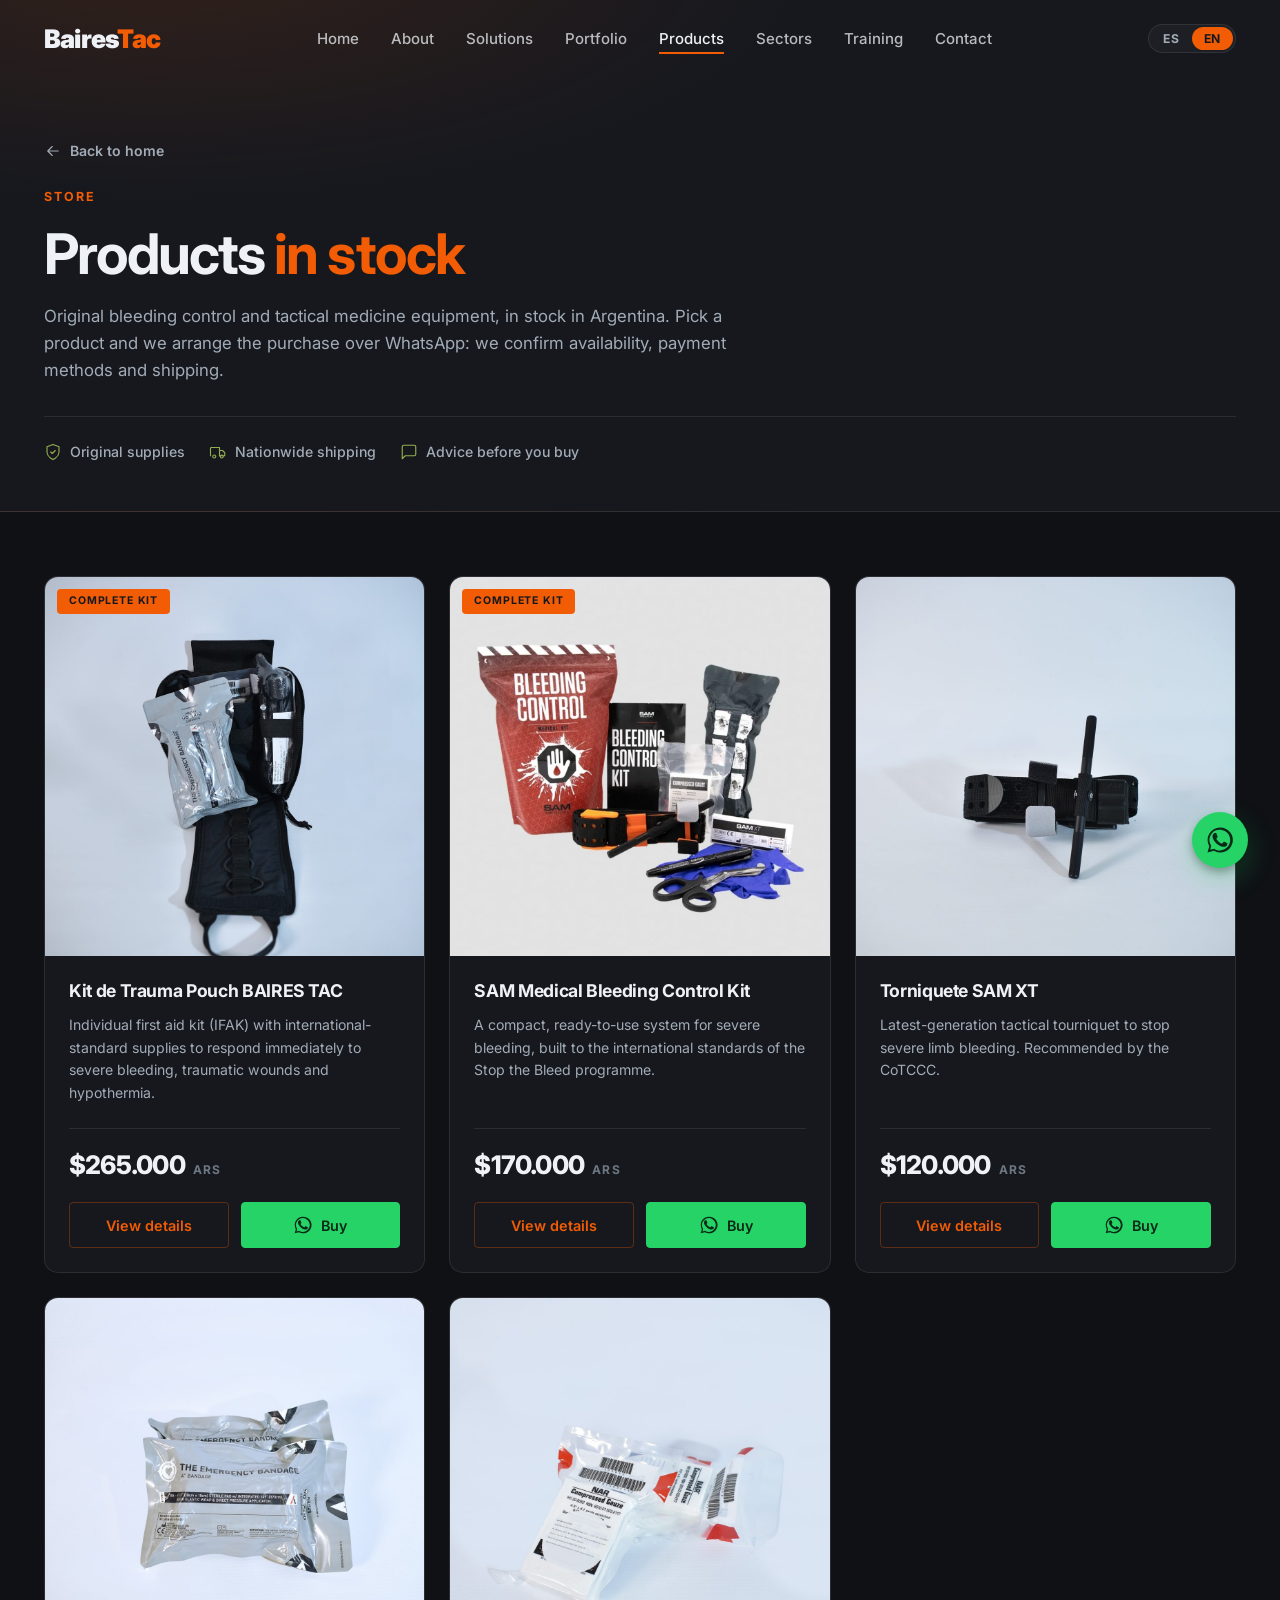
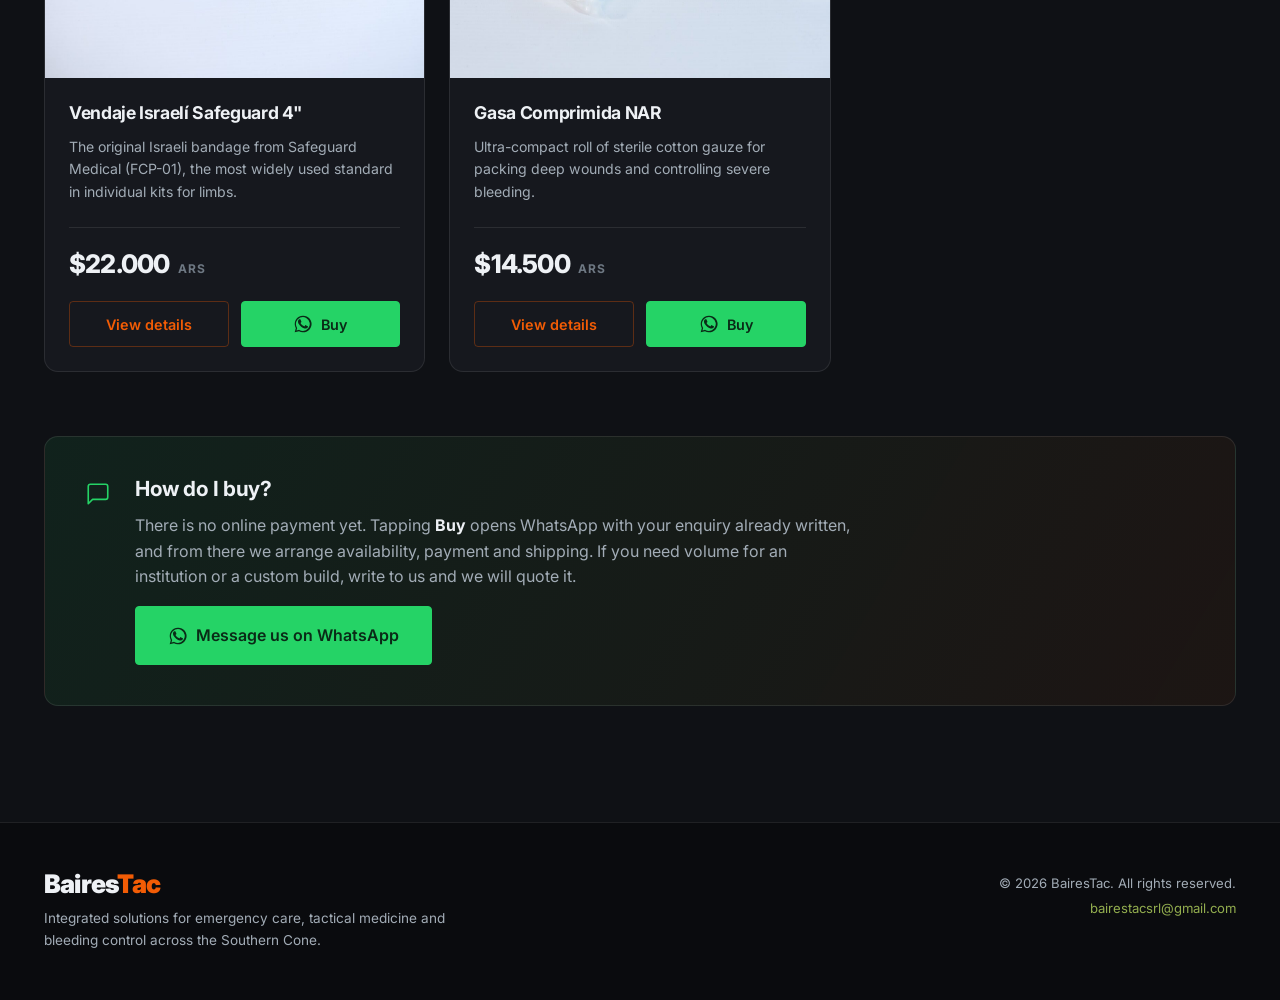
<file: productos.html>
<!DOCTYPE html>
<html lang="es">

<head>
    <meta charset="UTF-8">
    <meta name="viewport" content="width=device-width, initial-scale=1.0">
    <title data-i18n="store.metaTitle">Productos | BairesTac</title>
    <meta name="description" data-i18n-content="store.metaDescription"
        content="Equipamiento de control de hemorragias y medicina táctica: kits de trauma, torniquetes SAM XT, vendajes israelíes y gasas hemostáticas. Consultá y comprá por WhatsApp.">
    <link rel="preconnect" href="https://fonts.googleapis.com">
    <link rel="preconnect" href="https://fonts.gstatic.com" crossorigin>
    <link href="https://fonts.googleapis.com/css2?family=Inter:wght@300;400;500;600;700;800;900&display=swap"
        rel="stylesheet">
    <link rel="stylesheet" href="style.css">
</head>

<body>
    <a class="skip-link" href="#main" data-i18n="a11y.skip">Saltar al contenido principal</a>

    <svg class="svg-defs" aria-hidden="true" focusable="false" xmlns="http://www.w3.org/2000/svg">
        <defs>
            <symbol id="i-wa" viewBox="0 0 24 24">
                <path
                    d="M17.5 14.4c-.3-.2-1.8-.9-2-1-.3-.1-.5-.2-.7.1-.2.3-.8 1-.9 1.2-.2.2-.3.2-.6.1-.3-.2-1.3-.5-2.4-1.5-.9-.8-1.5-1.8-1.7-2.1-.2-.3 0-.5.1-.6l.5-.6c.1-.2.2-.3.3-.5 0-.2 0-.4-.1-.5l-.9-2.2c-.2-.6-.5-.5-.7-.5h-.6c-.2 0-.5.1-.8.4-.3.3-1 1-1 2.5s1.1 2.9 1.2 3.1c.1.2 2.1 3.2 5 4.4.7.3 1.2.5 1.7.6.7.2 1.3.2 1.8.1.6-.1 1.8-.7 2-1.4.3-.7.3-1.3.2-1.4-.1-.1-.3-.2-.6-.3zM12 2a10 10 0 0 0-8.6 15L2 22l5.2-1.4A10 10 0 1 0 12 2zm0 18.3c-1.6 0-3.1-.4-4.4-1.2l-.3-.2-3.1.8.8-3-.2-.3a8.3 8.3 0 1 1 7.2 3.9z" />
            </symbol>
            <symbol id="i-arrow-left" viewBox="0 0 24 24">
                <path d="M19 12H5M11 18l-6-6 6-6" />
            </symbol>
            <symbol id="i-close" viewBox="0 0 24 24">
                <path d="M18 6 6 18M6 6l12 12" />
            </symbol>
            <symbol id="i-shield" viewBox="0 0 24 24">
                <path d="M12 22s8-3.5 8-10V5l-8-3-8 3v7c0 6.5 8 10 8 10z" />
                <path d="m9 12 2 2 4-4" />
            </symbol>
            <symbol id="i-truck" viewBox="0 0 24 24">
                <path d="M2 17V7a1 1 0 0 1 1-1h11v11" />
                <path d="M14 10h4l3 3v4h-7" />
                <circle cx="7" cy="18" r="2" />
                <circle cx="17" cy="18" r="2" />
            </symbol>
            <symbol id="i-chat" viewBox="0 0 24 24">
                <path d="M21 15a2 2 0 0 1-2 2H7l-4 4V5a2 2 0 0 1 2-2h14a2 2 0 0 1 2 2z" />
            </symbol>
        </defs>
    </svg>

    <!-- Navbar -->
    <nav class="navbar" id="navbar">
        <div class="container nav-content">
            <a href="index.html" class="logo">
                <span class="logo-baires">Baires</span><span class="logo-tac">Tac</span>
            </a>

            <ul class="nav-links" id="navLinks">
                <li><a href="index.html#inicio" data-i18n="nav.inicio">Inicio</a></li>
                <li><a href="index.html#nosotros" data-i18n="nav.nosotros">Nosotros</a></li>
                <li><a href="index.html#soluciones" data-i18n="nav.soluciones">Soluciones</a></li>
                <li><a href="index.html#portafolio" data-i18n="nav.portafolio">Portafolio</a></li>
                <li><a href="productos.html" class="is-current" aria-current="page"
                        data-i18n="nav.productos">Productos</a></li>
                <li><a href="index.html#ambitos" data-i18n="nav.ambitos">Ámbitos</a></li>
                <li><a href="index.html#capacitacion" data-i18n="nav.capacitacion">Capacitación</a></li>
                <li><a href="index.html#contacto" data-i18n="nav.contacto">Contacto</a></li>
            </ul>

            <div class="nav-actions">
                <div class="lang-switch" role="group" data-i18n-aria-label="a11y.langGroup"
                    aria-label="Seleccionar idioma">
                    <button type="button" class="lang-btn is-active" data-lang="es" aria-pressed="true"
                        lang="es">ES</button>
                    <button type="button" class="lang-btn" data-lang="en" aria-pressed="false" lang="en">EN</button>
                </div>

                <button class="hamburger" id="hamburger" type="button" aria-expanded="false" aria-controls="navLinks"
                    data-i18n-aria-label="a11y.menu" aria-label="Abrir menú de navegación">
                    <span></span>
                    <span></span>
                    <span></span>
                </button>
            </div>
        </div>
    </nav>

    <main id="main">

        <!-- Encabezado de la tienda -->
        <header class="store-header">
            <div class="container">
                <a href="index.html" class="back-link">
                    <svg class="icon icon-sm" aria-hidden="true">
                        <use href="#i-arrow-left" />
                    </svg>
                    <span data-i18n="store.back">Volver al inicio</span>
                </a>

                <span class="eyebrow" data-i18n="store.eyebrow">Tienda</span>
                <h1 data-i18n="store.title">Productos <span class="text-orange">disponibles</span></h1>
                <p class="store-lead" data-i18n="store.lead">Equipamiento original de control de hemorragias y medicina
                    táctica, con stock en Argentina. Elegí el producto y coordinamos la compra por WhatsApp: te
                    confirmamos disponibilidad, formas de pago y envío.</p>

                <ul class="store-badges">
                    <li>
                        <svg class="icon icon-sm" aria-hidden="true">
                            <use href="#i-shield" />
                        </svg>
                        <span data-i18n="store.badge1">Insumos originales</span>
                    </li>
                    <li>
                        <svg class="icon icon-sm" aria-hidden="true">
                            <use href="#i-truck" />
                        </svg>
                        <span data-i18n="store.badge2">Envíos a todo el país</span>
                    </li>
                    <li>
                        <svg class="icon icon-sm" aria-hidden="true">
                            <use href="#i-chat" />
                        </svg>
                        <span data-i18n="store.badge3">Asesoramiento antes de comprar</span>
                    </li>
                </ul>
            </div>
        </header>

        <!-- Grilla de productos -->
        <section class="section section--store">
            <div class="container">
                <div class="store-grid">

                    <!-- Pouch Táctico -->
                    <article class="store-card fade-up">
                        <div class="store-media">
                            <img src="images/productos/pouch-baires-tac.jpg" width="1100" height="1100"
                                alt="Kit de Trauma Pouch BAIRES TAC abierto, con torniquete, vendaje y gasa a la vista"
                                loading="lazy">
                            <span class="store-tag" data-i18n="store.tagKit">Kit completo</span>
                        </div>
                        <div class="store-body">
                            <h2 class="store-name">Kit de Trauma Pouch BAIRES TAC</h2>
                            <p class="store-short" data-i18n="prod.pouch.short">Botiquín individual (IFAK) con insumos
                                de estándar internacional para responder de inmediato ante hemorragias graves, heridas
                                traumáticas e hipotermia.</p>
                            <div class="store-price">
                                <span class="price-amount">$265.000</span>
                                <span class="price-currency">ARS</span>
                            </div>
                            <div class="store-actions">
                                <button type="button" class="btn-primary-outline btn-detail" data-pd="pouch"
                                    data-i18n="store.detail">Ver detalle</button>
                                <button type="button" class="btn-whatsapp btn-buy"
                                    data-name="Kit de Trauma Pouch BAIRES TAC" data-price="$265.000 ARS">
                                    <svg class="icon-brand" aria-hidden="true">
                                        <use href="#i-wa" />
                                    </svg>
                                    <span data-i18n="store.buy">Comprar</span>
                                </button>
                            </div>
                        </div>
                    </article>

                    <!-- Bleeding Control Kit SAM -->
                    <article class="store-card fade-up stagger-1">
                        <div class="store-media">
                            <img src="images/productos/kit-bleeding-control.jpg" width="1100" height="1100"
                                alt="SAM Medical Bleeding Control Kit con su empaque rojo y todo su contenido desplegado"
                                loading="lazy">
                            <span class="store-tag" data-i18n="store.tagKit">Kit completo</span>
                        </div>
                        <div class="store-body">
                            <h2 class="store-name">SAM Medical Bleeding Control Kit</h2>
                            <p class="store-short" data-i18n="prod.kit.short">Sistema compacto y listo para usar ante
                                hemorragias graves, armado bajo los estándares internacionales del programa Stop the
                                Bleed.</p>
                            <div class="store-price">
                                <span class="price-amount">$170.000</span>
                                <span class="price-currency">ARS</span>
                            </div>
                            <div class="store-actions">
                                <button type="button" class="btn-primary-outline btn-detail" data-pd="kit"
                                    data-i18n="store.detail">Ver detalle</button>
                                <button type="button" class="btn-whatsapp btn-buy"
                                    data-name="SAM Medical Bleeding Control Kit" data-price="$170.000 ARS">
                                    <svg class="icon-brand" aria-hidden="true">
                                        <use href="#i-wa" />
                                    </svg>
                                    <span data-i18n="store.buy">Comprar</span>
                                </button>
                            </div>
                        </div>
                    </article>

                    <!-- Torniquete SAM XT -->
                    <article class="store-card fade-up stagger-2">
                        <div class="store-media">
                            <img src="images/productos/torniquete-sam-xt.jpg" width="1100" height="1100"
                                alt="Torniquete de extremidades SAM XT con hebilla TRUFORCE y varilla de aluminio"
                                loading="lazy">
                        </div>
                        <div class="store-body">
                            <h2 class="store-name">Torniquete SAM XT</h2>
                            <p class="store-short" data-i18n="prod.torniquete.short">Torniquete táctico de última
                                generación para detener hemorragias graves en extremidades. Recomendado por el
                                CoTCCC.</p>
                            <div class="store-price">
                                <span class="price-amount">$120.000</span>
                                <span class="price-currency">ARS</span>
                            </div>
                            <div class="store-actions">
                                <button type="button" class="btn-primary-outline btn-detail" data-pd="torniquete"
                                    data-i18n="store.detail">Ver detalle</button>
                                <button type="button" class="btn-whatsapp btn-buy" data-name="Torniquete SAM XT"
                                    data-price="$120.000 ARS">
                                    <svg class="icon-brand" aria-hidden="true">
                                        <use href="#i-wa" />
                                    </svg>
                                    <span data-i18n="store.buy">Comprar</span>
                                </button>
                            </div>
                        </div>
                    </article>

                    <!-- Vendaje Israelí -->
                    <article class="store-card fade-up stagger-3">
                        <div class="store-media">
                            <img src="images/productos/vendaje-israeli.jpg" width="1100" height="1100"
                                alt="Vendaje israelí Safeguard Medical The Emergency Bandage de 4 pulgadas en su empaque sellado"
                                loading="lazy">
                        </div>
                        <div class="store-body">
                            <h2 class="store-name">Vendaje Israelí Safeguard 4"</h2>
                            <p class="store-short" data-i18n="prod.vendaje.short">El vendaje israelí original de
                                Safeguard Medical (FCP-01), el estándar más usado en botiquines individuales para
                                extremidades.</p>
                            <div class="store-price">
                                <span class="price-amount">$22.000</span>
                                <span class="price-currency">ARS</span>
                            </div>
                            <div class="store-actions">
                                <button type="button" class="btn-primary-outline btn-detail" data-pd="vendaje"
                                    data-i18n="store.detail">Ver detalle</button>
                                <button type="button" class="btn-whatsapp btn-buy"
                                    data-name="Vendaje Israelí Safeguard 4&quot; (FCP-01)" data-price="$22.000 ARS">
                                    <svg class="icon-brand" aria-hidden="true">
                                        <use href="#i-wa" />
                                    </svg>
                                    <span data-i18n="store.buy">Comprar</span>
                                </button>
                            </div>
                        </div>
                    </article>

                    <!-- Gasa Comprimida NAR -->
                    <article class="store-card fade-up stagger-4">
                        <div class="store-media">
                            <img src="images/productos/gasa-nar.jpg" width="1100" height="1100"
                                alt="Gasa comprimida estéril North American Rescue en su empaque sellado al vacío"
                                loading="lazy">
                        </div>
                        <div class="store-body">
                            <h2 class="store-name">Gasa Comprimida NAR</h2>
                            <p class="store-short" data-i18n="prod.gasa.short">Rollo ultracompacto de gasa estéril de
                                algodón para el empaquetamiento de heridas profundas y el control de hemorragias
                                graves.</p>
                            <div class="store-price">
                                <span class="price-amount">$14.500</span>
                                <span class="price-currency">ARS</span>
                            </div>
                            <div class="store-actions">
                                <button type="button" class="btn-primary-outline btn-detail" data-pd="gasa"
                                    data-i18n="store.detail">Ver detalle</button>
                                <button type="button" class="btn-whatsapp btn-buy" data-name="Gasa Comprimida NAR"
                                    data-price="$14.500 ARS">
                                    <svg class="icon-brand" aria-hidden="true">
                                        <use href="#i-wa" />
                                    </svg>
                                    <span data-i18n="store.buy">Comprar</span>
                                </button>
                            </div>
                        </div>
                    </article>

                </div>

                <!-- Aclaración honesta sobre cómo se compra -->
                <aside class="store-note fade-up">
                    <svg class="icon icon-md" aria-hidden="true">
                        <use href="#i-chat" />
                    </svg>
                    <div>
                        <h2 data-i18n="store.noteTitle">¿Cómo se compra?</h2>
                        <p data-i18n="store.noteText">Todavía no hay pago online. Al tocar <strong>Comprar</strong> se
                            abre WhatsApp con tu consulta ya escrita y desde ahí coordinamos disponibilidad, forma de
                            pago y envío. Si necesitás cantidades para una institución o un armado a medida,
                            escribinos y lo cotizamos.</p>
                        <a class="btn-whatsapp btn-buy mt-2" href="#" data-name="" data-price=""
                            data-i18n-aria-label="store.noteCta" aria-label="Escribir por WhatsApp">
                            <svg class="icon-brand" aria-hidden="true">
                                <use href="#i-wa" />
                            </svg>
                            <span data-i18n="store.noteCta">Escribinos por WhatsApp</span>
                        </a>
                    </div>
                </aside>
            </div>
        </section>
    </main>

    <!-- Ficha de producto -->
    <dialog class="pd-modal" id="productModal" data-i18n-aria-label="store.detailDialog"
        aria-label="Detalle del producto">
        <button type="button" class="pd-close" id="pdClose" data-i18n-aria-label="store.close" aria-label="Cerrar">
            <svg class="icon icon-md" aria-hidden="true">
                <use href="#i-close" />
            </svg>
        </button>

        <div class="pd-body">

            <!-- Pouch -->
            <div class="pd" data-pd="pouch" hidden>
                <div class="pd-gallery">
                    <img class="pd-main" src="images/productos/pouch-baires-tac.jpg" alt="Kit de Trauma Pouch BAIRES TAC">
                    <div class="pd-thumbs">
                        <button type="button" class="pd-thumb is-active"><img
                                src="images/productos/pouch-baires-tac.jpg" alt="Pouch abierto con su contenido"></button>
                        <button type="button" class="pd-thumb"><img src="images/productos/pouch-baires-tac-2.jpg"
                                alt="Pouch cerrado de frente"></button>
                        <button type="button" class="pd-thumb"><img src="images/productos/pouch-baires-tac-3.jpg"
                                alt="Pouch desplegado en vertical"></button>
                        <button type="button" class="pd-thumb"><img src="images/productos/pouch-baires-tac-4.jpg"
                                alt="Pouch cerrado en ángulo"></button>
                    </div>
                </div>
                <div class="pd-info">
                    <h2>Kit de Trauma Pouch BAIRES TAC</h2>
                    <div class="store-price"><span class="price-amount">$265.000</span><span
                            class="price-currency">ARS</span></div>
                    <p data-i18n="prod.pouch.d1">El Kit de Trauma Pouch BAIRES TAC es un botiquín individual de primeros
                        auxilios (IFAK) configurado con insumos médicos de estándar internacional, diseñado para
                        responder de forma inmediata ante hemorragias graves, heridas traumáticas e hipotermia en
                        situaciones críticas.</p>
                    <p data-i18n="prod.pouch.d2">Ideal para fuerzas de seguridad, rescatistas, personal industrial,
                        actividades outdoor, tiro deportivo y prevención vehicular.</p>
                    <ul class="pd-list">
                        <li><strong data-i18n="prod.pouch.f1t">Insumos originales de grado táctico:</strong> <span
                                data-i18n="prod.pouch.f1d">combina componentes líderes en medicina prehospitalaria (SAM
                                Medical, North American Rescue y Safeguard Medical) avalados por los protocolos
                                internacionales Stop the Bleed y CoTCCC.</span></li>
                        <li><strong data-i18n="prod.pouch.f2t">Todo en un solo lugar:</strong> <span
                                data-i18n="prod.pouch.f2d">reúne en un formato compacto y organizado las herramientas
                                exactas para cortar ropa, detener sangrados masivos en extremidades o zonas de unión y
                                prevenir el shock térmico.</span></li>
                        <li><strong data-i18n="prod.pouch.f3t">Listo para desplegar:</strong> <span
                                data-i18n="prod.pouch.f3d">su pouch táctico permite un acceso rápido y transporte
                                seguro en cinturones, mochilas con sistema MOLLE o en el vehículo.</span></li>
                    </ul>
                    <h3 data-i18n="store.contains">Contenido</h3>
                    <ul class="pd-list">
                        <li><strong>1 Torniquete SAM XT Original (SAM Medical):</strong> <span
                                data-i18n="prod.pouch.c1">con hebilla TRUFORCE™ de auto-bloqueo y clic audible que
                                asegura la tensión correcta antes de girar su varilla de aluminio aeronáutico.</span>
                        </li>
                        <li><strong>1 Vendaje Israelí de 4" (Safeguard Medical FCP-01):</strong> <span
                                data-i18n="prod.pouch.c2">vendaje compresivo todo en uno con apósito estéril no
                                adherente y aplicador de presión integrado.</span></li>
                        <li><strong>1 Gasa Comprimida Estéril (North American Rescue):</strong> <span
                                data-i18n="prod.pouch.c3">rollo ultracompacto de algodón 100 % (6 capas) sellado al
                                vacío, ideal para el empaquetamiento de heridas profundas.</span></li>
                        <li><strong data-i18n="prod.pouch.c4t">1 Tijera de Trauma:</strong> <span
                                data-i18n="prod.pouch.c4">de acero inoxidable con punta roma de seguridad para cortar
                                ropa gruesa, cinturones o calzado sin lastimar al paciente.</span></li>
                        <li><strong data-i18n="prod.pouch.c5t">1 Manta Térmica de Emergencia:</strong> <span
                                data-i18n="prod.pouch.c5">aluminizada y ultracompacta para conservar el calor corporal
                                y prevenir la hipotermia post-trauma.</span></li>
                        <li><strong data-i18n="prod.pouch.c6t">1 Pouch Táctico "Huemul":</strong> <span
                                data-i18n="prod.pouch.c6">resistente y de acceso rápido para mantener todo el equipo
                                protegido y ordenado.</span></li>
                    </ul>
                    <button type="button" class="btn-whatsapp btn-buy w-100 mt-2"
                        data-name="Kit de Trauma Pouch BAIRES TAC" data-price="$265.000 ARS">
                        <svg class="icon-brand" aria-hidden="true">
                            <use href="#i-wa" />
                        </svg>
                        <span data-i18n="store.buy">Comprar</span>
                    </button>
                </div>
            </div>

            <!-- Bleeding Control Kit -->
            <div class="pd" data-pd="kit" hidden>
                <div class="pd-gallery">
                    <img class="pd-main" src="images/productos/kit-bleeding-control.jpg"
                        alt="SAM Medical Bleeding Control Kit">
                    <div class="pd-thumbs">
                        <button type="button" class="pd-thumb is-active"><img
                                src="images/productos/kit-bleeding-control.jpg" alt="Kit con su contenido desplegado"></button>
                        <button type="button" class="pd-thumb"><img src="images/productos/kit-bleeding-control-2.jpg"
                                alt="Empaque del kit de frente"></button>
                        <button type="button" class="pd-thumb"><img src="images/productos/kit-bleeding-control-3.jpg"
                                alt="Empaque del kit en ángulo"></button>
                    </div>
                </div>
                <div class="pd-info">
                    <h2>SAM Medical Bleeding Control Kit</h2>
                    <div class="store-price"><span class="price-amount">$170.000</span><span
                            class="price-currency">ARS</span></div>
                    <p data-i18n="prod.kit.d1">El SAM Medical Bleeding Control Kit es un sistema compacto y listo para
                        usar, diseñado para responder de forma rápida y efectiva ante hemorragias graves en situaciones
                        de emergencia. Diseñado bajo los estándares internacionales del programa Stop the Bleed, reúne
                        los insumos esenciales para salvar vidas antes de la llegada de los servicios médicos.</p>
                    <ul class="pd-list">
                        <li><strong data-i18n="prod.kit.f1t">Acción rápida e intuitiva:</strong> <span
                                data-i18n="prod.kit.f1d">incluye el torniquete original SAM XT (aprobado por el
                                CoTCCC), equipado con hebilla TRUFORCE que bloquea automáticamente la tensión correcta
                                mediante un clic audible, reduciendo errores por estrés.</span></li>
                        <li><strong data-i18n="prod.kit.f2t">Diseño ultracompacto:</strong> <span
                                data-i18n="prod.kit.f2d">viene en un empaque sellado y resistente, ideal para llevar en
                                mochilas tácticas, guanteras de vehículos, botiquines de trabajo o espacios
                                públicos.</span></li>
                        <li><strong data-i18n="prod.kit.f3t">Equipamiento integral:</strong> <span
                                data-i18n="prod.kit.f3d">cuenta con todo lo necesario para aplicar torniquetes,
                                empaquetar heridas profundas y ejercer presión directa de manera segura.</span></li>
                    </ul>
                    <h3 data-i18n="store.contains">Contenido</h3>
                    <ul class="pd-list pd-list--plain">
                        <li data-i18n="prod.kit.c1">1 Torniquete de extremidades SAM XT original.</li>
                        <li data-i18n="prod.kit.c2">1 Vendaje compresivo de emergencia (6 pulgadas).</li>
                        <li data-i18n="prod.kit.c3">1 Gasa comprimida estéril para empaquetamiento de heridas.</li>
                        <li data-i18n="prod.kit.c4">1 Tijera de trauma de acero inoxidable.</li>
                        <li data-i18n="prod.kit.c5">1 Par de guantes de nitrilo (libres de látex).</li>
                        <li data-i18n="prod.kit.c6">1 Marcador permanente para registrar la hora de aplicación.</li>
                        <li data-i18n="prod.kit.c7">1 Tarjeta de instrucciones rápidas ilustradas.</li>
                    </ul>
                    <button type="button" class="btn-whatsapp btn-buy w-100 mt-2"
                        data-name="SAM Medical Bleeding Control Kit" data-price="$170.000 ARS">
                        <svg class="icon-brand" aria-hidden="true">
                            <use href="#i-wa" />
                        </svg>
                        <span data-i18n="store.buy">Comprar</span>
                    </button>
                </div>
            </div>

            <!-- Torniquete SAM XT -->
            <div class="pd" data-pd="torniquete" hidden>
                <div class="pd-gallery">
                    <img class="pd-main" src="images/productos/torniquete-sam-xt.jpg" alt="Torniquete SAM XT">
                    <div class="pd-thumbs">
                        <button type="button" class="pd-thumb is-active"><img
                                src="images/productos/torniquete-sam-xt.jpg" alt="Torniquete SAM XT completo"></button>
                        <button type="button" class="pd-thumb"><img src="images/productos/torniquete-sam-xt-2.jpg"
                                alt="Torniquete SAM XT en su empaque"></button>
                        <button type="button" class="pd-thumb"><img src="images/productos/torniquete-sam-xt-3.jpg"
                                alt="Torniquete SAM XT aplicado sobre el brazo"></button>
                    </div>
                </div>
                <div class="pd-info">
                    <h2>Torniquete SAM XT</h2>
                    <div class="store-price"><span class="price-amount">$120.000</span><span
                            class="price-currency">ARS</span></div>
                    <p data-i18n="prod.torniquete.d1">El SAM XT Extremity Tourniquet es un torniquete táctico de última
                        generación diseñado por SAM Medical para detener hemorragias graves en extremidades de forma
                        rápida, intuitiva y con menos vueltas de varilla que los modelos tradicionales. Está recomendado
                        por el Comité de Atención Táctica a Heridos en Combate (CoTCCC).</p>
                    <ul class="pd-list">
                        <li><strong data-i18n="prod.torniquete.f1t">Hebilla TRUFORCE™ con auto-bloqueo:</strong> <span
                                data-i18n="prod.torniquete.f1d">elimina la holgura inicial, principal causa de fallo en
                                torniquetes, bloqueándose automáticamente con un clic audible cuando se alcanza la
                                fuerza de tracción óptima antes de girar la varilla.</span></li>
                        <li><strong data-i18n="prod.torniquete.f2t">Sistema de cierre TRUFLEX™:</strong> <span
                                data-i18n="prod.torniquete.f2d">correa de nylon resistente a todo clima con orificios
                                perforados a intervalos regulares donde encajan las puntas de la hebilla, evitando
                                deslizamientos o aflojamientos por sangre, barro o agua.</span></li>
                        <li><strong data-i18n="prod.torniquete.f3t">Varilla de grado aeronáutico:</strong> <span
                                data-i18n="prod.torniquete.f3d">aluminio anodizado 6061-T6 con relieve antideslizante
                                para lograr un torque máximo sin riesgo de flexión o rotura.</span></li>
                        <li><strong data-i18n="prod.torniquete.f4t">Aplicación rápida en un solo sentido:</strong>
                            <span data-i18n="prod.torniquete.f4d">su diseño intuitivo permite colocarlo con una sola
                                mano (autoaplicación) o con dos manos en cuestión de segundos.</span></li>
                    </ul>
                    <h3 data-i18n="store.specs">Especificaciones</h3>
                    <ul class="pd-list pd-list--plain">
                        <li><strong data-i18n="prod.spec.weight">Peso:</strong> 108 g</li>
                        <li><strong data-i18n="prod.torniquete.s2t">Circunferencia de uso:</strong> <span
                                data-i18n="prod.torniquete.s2">se adapta a extremidades desde 13,9 cm hasta 88,9
                                cm.</span></li>
                        <li><strong data-i18n="prod.spec.materials">Materiales:</strong> <span
                                data-i18n="prod.torniquete.s3">aluminio 6061-T6 y nylon balístico resistente a
                                temperaturas extremas y humedad.</span></li>
                    </ul>
                    <button type="button" class="btn-whatsapp btn-buy w-100 mt-2" data-name="Torniquete SAM XT"
                        data-price="$120.000 ARS">
                        <svg class="icon-brand" aria-hidden="true">
                            <use href="#i-wa" />
                        </svg>
                        <span data-i18n="store.buy">Comprar</span>
                    </button>
                </div>
            </div>

            <!-- Vendaje Israelí -->
            <div class="pd" data-pd="vendaje" hidden>
                <div class="pd-gallery">
                    <img class="pd-main" src="images/productos/vendaje-israeli.jpg"
                        alt="Vendaje israelí Safeguard de 4 pulgadas">
                    <div class="pd-thumbs">
                        <button type="button" class="pd-thumb is-active"><img
                                src="images/productos/vendaje-israeli.jpg" alt="Vendaje israelí en su empaque"></button>
                    </div>
                </div>
                <div class="pd-info">
                    <h2>Vendaje Israelí Safeguard 4"</h2>
                    <div class="store-price"><span class="price-amount">$22.000</span><span
                            class="price-currency">ARS</span></div>
                    <p data-i18n="prod.vendaje.d1">El modelo más chico de la línea estándar del vendaje israelí original
                        de Safeguard Medical (anteriormente comercializado bajo PerSys Medical / First Care Products) es
                        The Emergency Bandage™ de 4 pulgadas (10 cm), identificado con el código FCP-01. Es el estándar
                        más utilizado en botiquines individuales (IFAK) para extremidades y heridas pediátricas.</p>
                    <h3 data-i18n="store.specs">Especificaciones</h3>
                    <ul class="pd-list pd-list--plain">
                        <li><strong data-i18n="prod.vendaje.s1t">Ancho de la venda:</strong> 10 cm</li>
                        <li><strong data-i18n="prod.vendaje.s2t">Apósito estéril:</strong> 10 cm × 18 cm</li>
                        <li><strong data-i18n="prod.vendaje.s3t">Longitud de la venda:</strong> <span
                                data-i18n="prod.vendaje.s3">aproximadamente 3,68 metros estirada.</span></li>
                        <li><strong data-i18n="prod.vendaje.s4t">Empaque:</strong> <span
                                data-i18n="prod.vendaje.s4">doble sellado al vacío, estéril, impermeable y de perfil
                                ultrabajo.</span></li>
                    </ul>
                    <button type="button" class="btn-whatsapp btn-buy w-100 mt-2"
                        data-name="Vendaje Israelí Safeguard 4&quot; (FCP-01)" data-price="$22.000 ARS">
                        <svg class="icon-brand" aria-hidden="true">
                            <use href="#i-wa" />
                        </svg>
                        <span data-i18n="store.buy">Comprar</span>
                    </button>
                </div>
            </div>

            <!-- Gasa Comprimida NAR -->
            <div class="pd" data-pd="gasa" hidden>
                <div class="pd-gallery">
                    <img class="pd-main" src="images/productos/gasa-nar.jpg" alt="Gasa comprimida NAR">
                    <div class="pd-thumbs">
                        <button type="button" class="pd-thumb is-active"><img src="images/productos/gasa-nar.jpg"
                                alt="Gasa comprimida NAR en su empaque"></button>
                        <button type="button" class="pd-thumb"><img src="images/productos/gasa-nar-2.jpg"
                                alt="Gasa comprimida NAR en ángulo"></button>
                    </div>
                </div>
                <div class="pd-info">
                    <h2>Gasa Comprimida NAR</h2>
                    <div class="store-price"><span class="price-amount">$14.500</span><span
                            class="price-currency">ARS</span></div>
                    <p data-i18n="prod.gasa.d1">La NAR Compressed Gauze (gasa comprimida de North American Rescue) es un
                        rollo ultracompacto de gasa estéril de algodón diseñada específicamente para el empaquetamiento
                        de heridas profundas y el control de hemorragias graves en entornos tácticos y
                        prehospitalarios.</p>
                    <h3 data-i18n="store.specs">Especificaciones</h3>
                    <ul class="pd-list pd-list--plain">
                        <li><strong data-i18n="prod.gasa.s1t">Dimensiones desplegada:</strong> <span
                                data-i18n="prod.gasa.s1">11,4 cm de ancho × 3,75 metros de largo.</span></li>
                        <li><strong data-i18n="prod.gasa.s2t">Paquete cerrado:</strong> 7,6 × 5 × 2,5 cm</li>
                        <li><strong data-i18n="prod.spec.weight">Peso:</strong> 34 g</li>
                    </ul>
                    <button type="button" class="btn-whatsapp btn-buy w-100 mt-2" data-name="Gasa Comprimida NAR"
                        data-price="$14.500 ARS">
                        <svg class="icon-brand" aria-hidden="true">
                            <use href="#i-wa" />
                        </svg>
                        <span data-i18n="store.buy">Comprar</span>
                    </button>
                </div>
            </div>

        </div>
    </dialog>

    <!-- Footer -->
    <footer class="footer">
        <div class="container footer-content">
            <div class="footer-brand">
                <a href="index.html" class="logo">
                    <span class="logo-baires">Baires</span><span class="logo-tac">Tac</span>
                </a>
                <p class="mt-1 text-small" data-i18n="footer.tagline">Soluciones integrales para la atención de
                    emergencias, medicina táctica y control de hemorragias en el Cono Sur.</p>
            </div>
            <div class="footer-links">
                <span data-i18n="footer.rights">&copy; 2026 BairesTac. Todos los derechos reservados.</span><br>
                <a href="mailto:bairestacsrl@gmail.com">bairestacsrl@gmail.com</a>
            </div>
        </div>
    </footer>

    <a href="https://wa.me/5491132967109" class="whatsapp-float" target="_blank" rel="noopener"
        data-i18n-aria-label="a11y.whatsapp" aria-label="Escribinos por WhatsApp">
        <svg aria-hidden="true" focusable="false">
            <use href="#i-wa" />
        </svg>
    </a>

    <script src="i18n.js"></script>
    <script src="script.js"></script>
    <script src="productos.js"></script>
</body>

</html>
</file>
<file: style.css>
/* =========================================================
   BairesTac — Sistema de diseño
   Dirección: tech-oscuro táctico. Neutros fríos, un acento
   naranja para la acción y un oliva claro como secundario.
   ========================================================= */

:root {
    /* Superficies (más claras a medida que se elevan) */
    --bg-dark: #0F1115;
    --bg-darker: #0A0B0E;
    --bg-card: #16181E;
    --bg-elevated: #1D2028;

    /* Acentos */
    --accent-orange: #F25C05;
    --accent-orange-hover: #FF7526;
    --accent-orange-soft: rgba(242, 92, 5, 0.12);
    --accent-orange-line: rgba(242, 92, 5, 0.32);

    /* Verde de WhatsApp, para lo que lleva a ese canal */
    --wa-green: #25D366;
    --wa-green-hover: #3BE07A;
    --wa-ink: #0A2A17;

    /* El oliva oscuro sirve para fondos y bordes; sobre fondo oscuro
       el texto necesita la variante clara para pasar contraste AA. */
    --accent-olive: #4A5D23;
    --accent-olive-text: #93AE4F;
    --accent-olive-soft: rgba(147, 174, 79, 0.12);

    /* Texto: blanco puro cansa la vista sobre fondo oscuro */
    --text-main: #EEF1F5;
    --text-muted: #A2ACB6;
    --text-faint: #6E7883;
    --text-on-accent: #16181E;

    --border-color: rgba(255, 255, 255, 0.09);
    --border-strong: rgba(255, 255, 255, 0.18);

    /* Tipografía */
    --font-main: 'Inter', system-ui, -apple-system, sans-serif;

    /* Escala de espaciado (base 4) */
    --sp-1: 4px;
    --sp-2: 8px;
    --sp-3: 12px;
    --sp-4: 16px;
    --sp-5: 24px;
    --sp-6: 32px;
    --sp-7: 48px;
    --sp-8: 64px;
    --sp-9: 96px;

    /* Radios */
    --r-sm: 4px;
    --r-md: 8px;
    --r-lg: 14px;
    --r-full: 999px;

    /* Sombras en capas, nunca una sola sombra dura */
    --shadow-sm: 0 1px 2px rgba(0, 0, 0, 0.30), 0 2px 6px rgba(0, 0, 0, 0.20);
    --shadow-md: 0 2px 4px rgba(0, 0, 0, 0.30), 0 8px 20px rgba(0, 0, 0, 0.35);
    --shadow-lg: 0 4px 8px rgba(0, 0, 0, 0.30), 0 18px 40px rgba(0, 0, 0, 0.45);

    /* Transiciones */
    --transition-fast: 0.15s ease-out;
    --transition-normal: 0.22s cubic-bezier(0.4, 0, 0.2, 1);
    --transition-slow: 0.6s cubic-bezier(0.16, 1, 0.3, 1);
}

*,
*::before,
*::after {
    margin: 0;
    padding: 0;
    box-sizing: border-box;
}

html {
    scroll-behavior: smooth;
    scroll-padding-top: 90px;
}

body {
    font-family: var(--font-main);
    background-color: var(--bg-dark);
    color: var(--text-main);
    line-height: 1.6;
    overflow-x: hidden;
    -webkit-font-smoothing: antialiased;
}

img {
    max-width: 100%;
    display: block;
}

.container {
    max-width: 1240px;
    margin: 0 auto;
    padding: 0 var(--sp-5);
}

/* ---------- Accesibilidad ---------- */
:focus-visible {
    outline: 2px solid var(--accent-orange);
    outline-offset: 3px;
    border-radius: 2px;
}

.skip-link {
    position: absolute;
    left: var(--sp-4);
    top: -60px;
    z-index: 2000;
    padding: var(--sp-3) var(--sp-5);
    background-color: var(--accent-orange);
    color: var(--text-on-accent);
    font-weight: 700;
    text-decoration: none;
    border-radius: var(--r-sm);
    transition: top var(--transition-normal);
}

.skip-link:focus {
    top: var(--sp-4);
}

.svg-defs {
    position: absolute;
    width: 0;
    height: 0;
    overflow: hidden;
}

/* ---------- Iconografía (un solo grosor de trazo) ---------- */
.icon {
    fill: none;
    stroke: currentColor;
    stroke-width: 1.5;
    stroke-linecap: round;
    stroke-linejoin: round;
    flex-shrink: 0;
}

.icon-sm {
    width: 18px;
    height: 18px;
}

.icon-md {
    width: 26px;
    height: 26px;
}

.icon-lg {
    width: 34px;
    height: 34px;
}

/* ---------- Tipografía ---------- */
h1,
h2,
h3,
h4 {
    font-weight: 700;
    line-height: 1.15;
    letter-spacing: -0.02em;
}

h1 {
    font-size: clamp(2.5rem, 5.4vw, 4.25rem);
    letter-spacing: -0.035em;
    margin-bottom: var(--sp-5);
}

h2 {
    font-size: clamp(1.85rem, 3.4vw, 2.75rem);
    margin-bottom: var(--sp-4);
}

h3 {
    font-size: 1.25rem;
    margin-bottom: var(--sp-3);
}

h4 {
    font-size: 1rem;
    margin-bottom: var(--sp-2);
}

.text-orange {
    color: var(--accent-orange);
}

.text-olive {
    color: var(--accent-olive-text);
}

.eyebrow {
    display: block;
    font-size: 0.78rem;
    font-weight: 700;
    letter-spacing: 0.16em;
    text-transform: uppercase;
    color: var(--accent-orange);
    margin-bottom: var(--sp-4);
}

.lead {
    font-size: 1.2rem;
    line-height: 1.55;
    color: var(--text-main);
}

/* ---------- Botones ---------- */
.btn-primary,
.btn-secondary,
.btn-primary-outline,
.btn-whatsapp {
    display: inline-flex;
    align-items: center;
    justify-content: center;
    gap: var(--sp-2);
    font-family: inherit;
    font-weight: 600;
    text-decoration: none;
    border-radius: var(--r-sm);
    cursor: pointer;
    transition: background-color var(--transition-normal), border-color var(--transition-normal),
        color var(--transition-normal), transform var(--transition-normal), box-shadow var(--transition-normal);
}

.btn-primary {
    padding: var(--sp-4) var(--sp-6);
    background-color: var(--accent-orange);
    color: var(--text-on-accent);
    border: 1px solid var(--accent-orange);
    font-size: 1rem;
}

.btn-primary:hover {
    background-color: var(--accent-orange-hover);
    border-color: var(--accent-orange-hover);
    transform: translateY(-2px);
    box-shadow: 0 10px 24px rgba(242, 92, 5, 0.28);
}

.btn-primary:active {
    transform: translateY(0);
    box-shadow: none;
}

.btn-primary:disabled {
    opacity: 0.6;
    cursor: not-allowed;
    transform: none;
    box-shadow: none;
}

.btn-secondary {
    padding: var(--sp-4) var(--sp-6);
    background-color: transparent;
    color: var(--text-main);
    border: 1px solid var(--border-strong);
    font-size: 1rem;
}

.btn-secondary:hover {
    background-color: rgba(255, 255, 255, 0.06);
    border-color: rgba(255, 255, 255, 0.32);
    transform: translateY(-2px);
}

.btn-secondary:active {
    transform: translateY(0);
}

.btn-primary-outline {
    padding: var(--sp-3) var(--sp-5);
    background-color: transparent;
    color: var(--accent-orange);
    border: 1px solid var(--accent-orange-line);
}

.btn-primary-outline:hover {
    background-color: var(--accent-orange);
    border-color: var(--accent-orange);
    color: var(--text-on-accent);
}

.btn-small {
    padding: var(--sp-3) var(--sp-5);
    font-size: 0.9rem;
}

/* El envío del formulario abre WhatsApp, así que el botón usa el verde
   de la marca en vez del naranja: anticipa a dónde lleva el clic. */
.btn-whatsapp {
    padding: var(--sp-4) var(--sp-6);
    background-color: var(--wa-green);
    color: var(--wa-ink);
    border: 1px solid var(--wa-green);
    font-size: 1rem;
}

.btn-whatsapp:hover {
    background-color: var(--wa-green-hover);
    border-color: var(--wa-green-hover);
    transform: translateY(-2px);
    box-shadow: 0 10px 24px rgba(37, 211, 102, 0.26);
}

.btn-whatsapp:active {
    transform: translateY(0);
    box-shadow: none;
}

.icon-brand {
    width: 20px;
    height: 20px;
    fill: currentColor;
    stroke: none;
    flex-shrink: 0;
}

.badge {
    display: inline-block;
    padding: var(--sp-2) var(--sp-4);
    background-color: var(--accent-orange-soft);
    color: var(--accent-orange);
    border: 1px solid var(--accent-orange-line);
    border-radius: var(--r-full);
    font-size: 0.78rem;
    font-weight: 600;
    letter-spacing: 0.08em;
    text-transform: uppercase;
    margin-bottom: var(--sp-5);
}

/* ---------- Navbar ---------- */
.navbar {
    position: fixed;
    top: 0;
    left: 0;
    width: 100%;
    z-index: 1000;
    padding: var(--sp-5) 0;
    transition: padding var(--transition-normal), background-color var(--transition-normal);
    border-bottom: 1px solid transparent;
}

.navbar.scrolled {
    background-color: rgba(15, 17, 21, 0.92);
    backdrop-filter: blur(12px);
    -webkit-backdrop-filter: blur(12px);
    padding: var(--sp-3) 0;
    border-bottom-color: var(--border-color);
}

.nav-content {
    display: flex;
    justify-content: space-between;
    align-items: center;
    gap: var(--sp-5);
}

.logo {
    font-size: 1.6rem;
    font-weight: 900;
    text-decoration: none;
    letter-spacing: -0.03em;
    line-height: 1;
    white-space: nowrap;
}

.logo-baires {
    color: var(--text-main);
}

.logo-tac {
    color: var(--accent-orange);
}

.nav-links {
    display: flex;
    list-style: none;
    gap: var(--sp-6);
    align-items: center;
}

.nav-links a {
    position: relative;
    color: var(--text-main);
    text-decoration: none;
    font-size: 0.94rem;
    font-weight: 500;
    opacity: 0.75;
    padding: var(--sp-1) 0;
    transition: opacity var(--transition-fast), color var(--transition-fast);
}

.nav-links a::after {
    content: '';
    position: absolute;
    left: 0;
    bottom: -2px;
    width: 100%;
    height: 2px;
    background-color: var(--accent-orange);
    transform: scaleX(0);
    transform-origin: left;
    transition: transform var(--transition-normal);
}

.nav-links a:hover {
    opacity: 1;
    color: var(--accent-orange);
}

.nav-links a:hover::after,
.nav-links a.is-current::after {
    transform: scaleX(1);
}

.nav-links a.is-current {
    opacity: 1;
}

.nav-actions {
    display: flex;
    align-items: center;
    gap: var(--sp-4);
}

/* Selector de idioma */
.lang-switch {
    display: flex;
    border: 1px solid var(--border-color);
    border-radius: var(--r-full);
    padding: 2px;
    background-color: rgba(255, 255, 255, 0.03);
}

.lang-btn {
    background: transparent;
    border: none;
    color: var(--text-muted);
    font-family: inherit;
    font-size: 0.76rem;
    font-weight: 700;
    letter-spacing: 0.06em;
    padding: var(--sp-1) var(--sp-3);
    border-radius: var(--r-full);
    cursor: pointer;
    transition: background-color var(--transition-fast), color var(--transition-fast);
}

.lang-btn:hover {
    color: var(--text-main);
}

.lang-btn.is-active {
    background-color: var(--accent-orange);
    color: var(--text-on-accent);
}

/* Hamburguesa */
.hamburger {
    display: none;
    flex-direction: column;
    justify-content: center;
    gap: 5px;
    width: 40px;
    height: 40px;
    padding: 0;
    background: transparent;
    border: 1px solid var(--border-color);
    border-radius: var(--r-sm);
    cursor: pointer;
    align-items: center;
}

.hamburger span {
    display: block;
    width: 18px;
    height: 2px;
    background-color: var(--text-main);
    border-radius: 2px;
    transition: transform var(--transition-normal), opacity var(--transition-fast);
}

.hamburger.is-open span:nth-child(1) {
    transform: translateY(7px) rotate(45deg);
}

.hamburger.is-open span:nth-child(2) {
    opacity: 0;
}

.hamburger.is-open span:nth-child(3) {
    transform: translateY(-7px) rotate(-45deg);
}

/* ---------- Hero ---------- */
.hero {
    position: relative;
    min-height: 100vh;
    display: flex;
    align-items: center;
    padding: 140px 0 var(--sp-8);
    overflow: hidden;
}

.hero-bg {
    position: absolute;
    inset: 0;
    background-image: url('images/hero-bg.png');
    background-size: cover;
    background-position: center 30%;
    z-index: -2;
}

.hero-bg::after {
    content: '';
    position: absolute;
    inset: 0;
    background: linear-gradient(95deg, #0F1115 12%, rgba(15, 17, 21, 0.75) 58%, rgba(15, 17, 21, 0.35) 100%);
    z-index: -1;
}

.hero-content {
    width: 100%;
}

.hero-text {
    max-width: 780px;
}

.hero p {
    font-size: clamp(1.05rem, 1.6vw, 1.25rem);
    color: var(--text-muted);
    margin-bottom: var(--sp-7);
    max-width: 60ch;
}

.hero-actions {
    display: flex;
    flex-wrap: wrap;
    gap: var(--sp-4);
    margin-bottom: var(--sp-8);
}

.hero-logos {
    border-top: 1px solid var(--border-color);
    padding-top: var(--sp-6);
}

.hero-logos p {
    font-size: 0.75rem;
    font-weight: 600;
    letter-spacing: 0.18em;
    text-transform: uppercase;
    color: var(--text-faint);
    margin-bottom: var(--sp-4);
}

.logos-grid {
    display: flex;
    gap: var(--sp-6);
    flex-wrap: wrap;
}

.brand-text {
    font-weight: 700;
    font-size: 1.05rem;
    color: var(--text-muted);
    letter-spacing: 0.01em;
}

/* ---------- Secciones ---------- */
.section {
    padding: clamp(64px, 9vw, 120px) 0;
}

.bg-card {
    background-color: var(--bg-card);
}

.section-header {
    max-width: 760px;
    margin-bottom: var(--sp-8);
}

.section-header.text-center {
    margin-left: auto;
    margin-right: auto;
}

.section-header p {
    color: var(--text-muted);
    font-size: 1.05rem;
    margin-top: var(--sp-4);
    max-width: 68ch;
}

.section-header.text-center p {
    margin-left: auto;
    margin-right: auto;
}

/* ---------- Nosotros ---------- */
.editorial-grid {
    display: grid;
    grid-template-columns: minmax(240px, 340px) 1fr;
    gap: clamp(32px, 6vw, 88px);
    align-items: start;
    margin-bottom: var(--sp-9);
}

.editorial-aside {
    position: sticky;
    top: 120px;
}

.editorial-aside h2 {
    margin-bottom: 0;
}

.editorial-body {
    max-width: 68ch;
}

.editorial-body p {
    color: var(--text-muted);
    margin-bottom: var(--sp-5);
}

.editorial-body p:last-child {
    margin-bottom: 0;
}

.editorial-body .lead {
    color: var(--text-main);
    font-weight: 500;
    padding-left: var(--sp-5);
    border-left: 2px solid var(--accent-orange);
}

.mv-grid {
    display: grid;
    grid-template-columns: repeat(auto-fit, minmax(320px, 1fr));
    gap: var(--sp-6);
}

.mv-card {
    position: relative;
    background-color: var(--bg-card);
    border: 1px solid var(--border-color);
    border-radius: var(--r-lg);
    padding: var(--sp-7);
    overflow: hidden;
    transition: border-color var(--transition-normal), transform var(--transition-normal);
}

.mv-card::before {
    content: '';
    position: absolute;
    top: 0;
    left: 0;
    width: 100%;
    height: 3px;
    background-color: var(--accent-orange);
}

.mv-card--olive::before {
    background-color: var(--accent-olive-text);
}

.mv-card:hover {
    transform: translateY(-4px);
    border-color: var(--border-strong);
}

.mv-tag {
    display: inline-block;
    font-size: 0.72rem;
    font-weight: 700;
    letter-spacing: 0.16em;
    text-transform: uppercase;
    color: var(--accent-orange);
    margin-bottom: var(--sp-3);
}

.mv-card--olive .mv-tag {
    color: var(--accent-olive-text);
}

.mv-card h3 {
    font-size: 1.5rem;
    margin-bottom: var(--sp-4);
}

.mv-card p {
    color: var(--text-muted);
    max-width: 62ch;
}

/* ---------- Soluciones ---------- */
.pillars-grid {
    display: grid;
    grid-template-columns: repeat(auto-fit, minmax(300px, 1fr));
    gap: var(--sp-6);
}

.pillar-card {
    position: relative;
    background-color: var(--bg-dark);
    border: 1px solid var(--border-color);
    border-radius: var(--r-lg);
    padding: var(--sp-7) var(--sp-6);
    transition: border-color var(--transition-normal), transform var(--transition-normal), box-shadow var(--transition-normal);
}

.pillar-card:hover {
    transform: translateY(-4px);
    border-color: var(--accent-orange-line);
    box-shadow: var(--shadow-md);
}

.pillar-num {
    position: absolute;
    top: var(--sp-5);
    right: var(--sp-6);
    font-size: 2.75rem;
    font-weight: 800;
    line-height: 1;
    color: rgba(255, 255, 255, 0.05);
    letter-spacing: -0.04em;
}

.pillar-card .icon-lg {
    color: var(--accent-orange);
    margin-bottom: var(--sp-5);
}

.pillar-card h3 {
    font-size: 1.3rem;
    margin-bottom: var(--sp-4);
    max-width: 22ch;
}

.pillar-card p {
    color: var(--text-muted);
    font-size: 0.95rem;
    margin-bottom: var(--sp-4);
}

.pillar-card p:last-child {
    margin-bottom: 0;
}

.solutions-closing {
    max-width: 72ch;
    margin: var(--sp-8) auto 0;
    text-align: center;
    color: var(--text-muted);
    font-size: 1.05rem;
    font-style: italic;
}

/* ---------- Productos ---------- */
.products-grid {
    display: grid;
    grid-template-columns: repeat(auto-fit, minmax(320px, 1fr));
    gap: var(--sp-6);
}

.product-card {
    display: flex;
    flex-direction: column;
    background-color: var(--bg-card);
    border: 1px solid var(--border-color);
    border-radius: var(--r-lg);
    overflow: hidden;
    transition: transform var(--transition-normal), border-color var(--transition-normal), box-shadow var(--transition-normal);
}

.product-card:hover {
    transform: translateY(-5px);
    border-color: var(--accent-orange-line);
    box-shadow: var(--shadow-lg);
}

.product-img {
    height: 240px;
    background-color: var(--bg-darker);
    position: relative;
    overflow: hidden;
}

.product-img img {
    width: 100%;
    height: 100%;
    object-fit: cover;
    transition: transform var(--transition-slow);
}

.product-card:hover .product-img img {
    transform: scale(1.05);
}

.product-badge {
    position: absolute;
    top: var(--sp-3);
    right: var(--sp-3);
    background-color: var(--accent-orange);
    color: var(--text-on-accent);
    font-size: 0.68rem;
    font-weight: 700;
    letter-spacing: 0.06em;
    padding: var(--sp-1) var(--sp-3);
    border-radius: var(--r-sm);
    text-transform: uppercase;
}

.product-content {
    display: flex;
    flex-direction: column;
    flex-grow: 1;
    padding: var(--sp-6);
}

.product-desc {
    color: var(--text-muted);
    font-size: 0.95rem;
    margin-bottom: var(--sp-5);
}

/* Fila de precio: lista para cuando se cargue la lista de precios */
.product-price {
    display: flex;
    align-items: baseline;
    justify-content: space-between;
    gap: var(--sp-3);
    padding: var(--sp-3) 0;
    margin-bottom: var(--sp-4);
    border-top: 1px solid var(--border-color);
    border-bottom: 1px solid var(--border-color);
}

.price-label {
    font-size: 0.72rem;
    font-weight: 600;
    letter-spacing: 0.12em;
    text-transform: uppercase;
    color: var(--text-faint);
}

.price-value {
    font-size: 1.35rem;
    font-weight: 800;
    color: var(--text-main);
    letter-spacing: -0.02em;
}

.price-note {
    font-size: 0.75rem;
    color: var(--text-faint);
}

.product-features {
    list-style: none;
    margin-bottom: var(--sp-5);
}

.product-features li {
    font-size: 0.88rem;
    margin-bottom: var(--sp-2);
    color: var(--text-muted);
    display: flex;
    align-items: flex-start;
}

.product-content .btn-primary-outline {
    margin-top: auto;
}

.icon-check {
    display: inline-block;
    width: 6px;
    height: 6px;
    background-color: var(--accent-orange);
    border-radius: 50%;
    margin-top: 8px;
    margin-right: var(--sp-3);
    flex-shrink: 0;
}

/* ---------- Especificaciones técnicas ---------- */
.specs-container {
    border: 1px solid var(--border-color);
    border-radius: var(--r-lg);
    overflow: hidden;
    background-color: var(--bg-card);
}

.specs-tabs {
    display: flex;
    overflow-x: auto;
    border-bottom: 1px solid var(--border-color);
    background-color: var(--bg-darker);
}

.specs-tab-btn {
    flex: 1;
    background: transparent;
    border: none;
    color: var(--text-muted);
    padding: var(--sp-4) var(--sp-5);
    font-family: inherit;
    font-weight: 600;
    font-size: 0.92rem;
    cursor: pointer;
    transition: background-color var(--transition-fast), color var(--transition-fast);
    border-bottom: 2px solid transparent;
    white-space: nowrap;
}

.specs-tab-btn:hover {
    background-color: rgba(255, 255, 255, 0.03);
    color: var(--text-main);
}

.specs-tab-btn.is-active {
    color: var(--accent-orange);
    border-bottom-color: var(--accent-orange);
    background-color: var(--accent-orange-soft);
}

.specs-content {
    padding: clamp(24px, 4vw, 40px);
}

.specs-pane {
    display: none;
}

.specs-pane.is-active {
    display: block;
    animation: fadeIn 0.3s ease-out forwards;
}

.specs-pane h3 {
    margin-bottom: var(--sp-6);
    font-size: 1.35rem;
}

.specs-details {
    display: grid;
    grid-template-columns: repeat(auto-fit, minmax(280px, 1fr));
    gap: var(--sp-5);
}

.spec-item {
    background-color: var(--bg-darker);
    padding: var(--sp-5);
    border-radius: var(--r-md);
    border: 1px solid var(--border-color);
}

.spec-label {
    font-weight: 700;
    color: var(--accent-orange);
    margin-bottom: var(--sp-2);
    font-size: 0.75rem;
    text-transform: uppercase;
    letter-spacing: 0.12em;
}

.spec-item p {
    color: var(--text-muted);
    font-size: 0.9rem;
}

@keyframes fadeIn {
    from {
        opacity: 0;
        transform: translateY(8px);
    }

    to {
        opacity: 1;
        transform: translateY(0);
    }
}

/* ---------- Ámbitos de aplicación ---------- */
.fields-grid {
    display: grid;
    grid-template-columns: repeat(auto-fit, minmax(270px, 1fr));
    gap: var(--sp-5);
}

.field-card {
    background-color: var(--bg-dark);
    border: 1px solid var(--border-color);
    border-radius: var(--r-lg);
    padding: var(--sp-6);
    transition: border-color var(--transition-normal), transform var(--transition-normal), background-color var(--transition-normal);
}

.field-card:hover {
    transform: translateY(-4px);
    border-color: var(--accent-orange-line);
    background-color: var(--bg-elevated);
}

.field-card .icon-md {
    color: var(--accent-olive-text);
    margin-bottom: var(--sp-4);
    transition: color var(--transition-normal);
}

.field-card:hover .icon-md {
    color: var(--accent-orange);
}

.field-card h3 {
    font-size: 1.08rem;
    margin-bottom: var(--sp-3);
}

.field-card p {
    color: var(--text-muted);
    font-size: 0.9rem;
}

.cta-band {
    display: flex;
    align-items: center;
    justify-content: space-between;
    gap: var(--sp-7);
    margin-top: var(--sp-8);
    padding: clamp(28px, 4vw, 48px);
    background: linear-gradient(120deg, rgba(242, 92, 5, 0.10) 0%, rgba(74, 93, 35, 0.08) 100%);
    border: 1px solid var(--border-color);
    border-radius: var(--r-lg);
}

.cta-band-text {
    max-width: 68ch;
}

.cta-band-text h3 {
    font-size: clamp(1.3rem, 2.4vw, 1.75rem);
    margin-bottom: var(--sp-4);
}

.cta-band-text p {
    color: var(--text-muted);
    font-size: 0.98rem;
    margin-bottom: var(--sp-3);
}

.cta-band-text p:last-child {
    margin-bottom: 0;
}

.cta-band-btn {
    flex-shrink: 0;
}

/* ---------- Capacitación ---------- */
.training-grid {
    display: grid;
    grid-template-columns: 1fr 1fr;
    gap: clamp(32px, 5vw, 64px);
    align-items: center;
}

.training-img {
    position: relative;
    border-radius: var(--r-lg);
    overflow: hidden;
    height: 480px;
}

.training-img img {
    width: 100%;
    height: 100%;
    object-fit: cover;
}

.img-overlay {
    position: absolute;
    inset: 0;
    background: linear-gradient(to right, rgba(15, 17, 21, 0.15), rgba(15, 17, 21, 0.75));
}

.training-content p {
    color: var(--text-muted);
    max-width: 60ch;
}

.training-list {
    list-style: none;
    margin-bottom: var(--sp-5);
}

.training-list li {
    margin-bottom: var(--sp-3);
    font-size: 0.95rem;
    color: var(--text-muted);
    position: relative;
    padding-left: var(--sp-5);
}

.training-list li strong {
    color: var(--text-main);
}

.training-list li::before {
    content: '›';
    position: absolute;
    left: 0;
    top: -1px;
    color: var(--accent-olive-text);
    font-weight: 700;
    font-size: 1.25rem;
    line-height: 1.3;
}

/* ---------- Estadísticas ---------- */
.stats-grid {
    display: grid;
    grid-template-columns: repeat(auto-fit, minmax(240px, 1fr));
    gap: var(--sp-5);
}

.stat-card {
    background: linear-gradient(140deg, rgba(242, 92, 5, 0.09) 0%, rgba(147, 174, 79, 0.05) 100%);
    border: 1px solid var(--border-color);
    border-radius: var(--r-lg);
    padding: var(--sp-7) var(--sp-5);
    text-align: center;
    transition: transform var(--transition-normal), border-color var(--transition-normal), box-shadow var(--transition-normal);
}

.stat-card:hover {
    transform: translateY(-4px);
    border-color: var(--accent-orange-line);
    box-shadow: var(--shadow-md);
}

.stat-number {
    font-size: clamp(2.5rem, 4vw, 3.25rem);
    font-weight: 900;
    letter-spacing: -0.04em;
    line-height: 1;
    background: linear-gradient(100deg, var(--accent-orange), var(--accent-olive-text));
    -webkit-background-clip: text;
    background-clip: text;
    -webkit-text-fill-color: transparent;
    margin-bottom: var(--sp-3);
}

.stat-label {
    font-size: 1rem;
    font-weight: 700;
    margin-bottom: var(--sp-2);
}

.stat-card p {
    color: var(--text-muted);
    font-size: 0.88rem;
}

/* ---------- Casos de éxito ---------- */
.stories-grid {
    display: grid;
    grid-template-columns: repeat(auto-fit, minmax(300px, 1fr));
    gap: var(--sp-5);
}

.story-card {
    background-color: var(--bg-card);
    border: 1px solid var(--border-color);
    border-radius: var(--r-lg);
    padding: var(--sp-6);
    transition: transform var(--transition-normal), border-color var(--transition-normal), box-shadow var(--transition-normal);
}

.story-card:hover {
    transform: translateY(-4px);
    border-color: var(--accent-orange-line);
    box-shadow: var(--shadow-md);
}

.story-header {
    display: flex;
    align-items: center;
    gap: var(--sp-4);
    margin-bottom: var(--sp-5);
}

.story-header .icon-md {
    color: var(--accent-orange);
}

.story-header h3 {
    font-size: 1.1rem;
    margin-bottom: 0;
}

.story-desc {
    color: var(--text-muted);
    font-size: 0.9rem;
    margin-bottom: var(--sp-3);
}

.story-desc strong {
    color: var(--text-main);
}

.story-result {
    color: var(--text-main);
    font-size: 0.9rem;
    margin: var(--sp-4) 0;
    padding: var(--sp-3) var(--sp-4);
    background-color: var(--accent-orange-soft);
    border-left: 3px solid var(--accent-orange);
    border-radius: 0 var(--r-sm) var(--r-sm) 0;
}

.story-result strong {
    color: var(--accent-orange);
}

.story-location {
    margin-top: var(--sp-4);
    padding-top: var(--sp-4);
    border-top: 1px solid var(--border-color);
    font-size: 0.78rem;
    color: var(--text-faint);
    font-weight: 600;
    letter-spacing: 0.06em;
}

/* ---------- Certificaciones ---------- */
.certifications-grid {
    display: grid;
    grid-template-columns: repeat(auto-fit, minmax(250px, 1fr));
    gap: var(--sp-5);
}

.cert-card {
    background-color: var(--bg-card);
    border: 1px solid var(--border-color);
    border-radius: var(--r-lg);
    padding: var(--sp-6);
    text-align: center;
    transition: transform var(--transition-normal), border-color var(--transition-normal);
}

.cert-card:hover {
    transform: translateY(-4px);
    border-color: rgba(147, 174, 79, 0.35);
}

.cert-icon {
    display: inline-flex;
    align-items: center;
    justify-content: center;
    width: 44px;
    height: 44px;
    margin-bottom: var(--sp-4);
    font-size: 1.25rem;
    font-weight: 800;
    color: var(--accent-olive-text);
    background-color: var(--accent-olive-soft);
    border-radius: 50%;
}

.cert-card h3 {
    font-size: 1.05rem;
    margin-bottom: var(--sp-3);
}

.cert-card p {
    color: var(--text-muted);
    font-size: 0.88rem;
}

/* ---------- FAQ ---------- */
.faq-container {
    max-width: 820px;
    margin: 0 auto;
}

.faq-item {
    margin-bottom: var(--sp-3);
    border: 1px solid var(--border-color);
    border-radius: var(--r-md);
    overflow: hidden;
    transition: border-color var(--transition-normal);
}

.faq-item.active {
    border-color: var(--accent-orange-line);
}

.faq-heading {
    margin: 0;
    font-size: 1rem;
}

.faq-question {
    width: 100%;
    background-color: var(--bg-elevated);
    border: none;
    color: var(--text-main);
    padding: var(--sp-5);
    text-align: left;
    font-family: inherit;
    font-size: 1rem;
    font-weight: 600;
    cursor: pointer;
    display: flex;
    justify-content: space-between;
    align-items: center;
    gap: var(--sp-4);
    transition: background-color var(--transition-fast), color var(--transition-fast);
}

.faq-question:hover {
    background-color: var(--accent-orange-soft);
    color: var(--accent-orange);
}

.faq-icon {
    font-size: 1.4rem;
    font-weight: 400;
    line-height: 1;
    color: var(--accent-orange);
    transition: transform var(--transition-normal);
    flex-shrink: 0;
}

.faq-item.active .faq-icon {
    transform: rotate(45deg);
}

.faq-answer {
    display: none;
    background-color: var(--bg-darker);
    padding: var(--sp-5);
    border-top: 1px solid var(--border-color);
}

.faq-item.active .faq-answer {
    display: block;
    animation: fadeIn 0.25s ease-out forwards;
}

.faq-answer p {
    color: var(--text-muted);
    font-size: 0.94rem;
    line-height: 1.7;
}

.faq-answer strong {
    color: var(--text-main);
}

/* ---------- Contacto ---------- */
.contact-grid {
    display: grid;
    grid-template-columns: 1fr 1.15fr;
    gap: clamp(32px, 5vw, 64px);
    align-items: start;
}

.contact-channels {
    list-style: none;
    display: grid;
    gap: var(--sp-4);
}

.contact-channels li {
    display: flex;
    align-items: center;
    gap: var(--sp-4);
    padding: var(--sp-4);
    background-color: var(--bg-elevated);
    border: 1px solid var(--border-color);
    border-radius: var(--r-md);
    transition: border-color var(--transition-normal);
}

.contact-channels li:hover {
    border-color: var(--accent-orange-line);
}

.contact-channels .icon-md {
    color: var(--accent-orange);
}

.channel-label {
    display: block;
    font-size: 0.72rem;
    font-weight: 600;
    letter-spacing: 0.12em;
    text-transform: uppercase;
    color: var(--text-faint);
    margin-bottom: 2px;
}

.channel-value {
    color: var(--text-main);
    text-decoration: none;
    font-weight: 600;
    font-size: 1.02rem;
    transition: color var(--transition-fast);
}

.channel-value:hover {
    color: var(--accent-orange);
}

.why-us {
    list-style: none;
    margin-top: var(--sp-4);
}

.why-us li {
    display: flex;
    align-items: flex-start;
    gap: var(--sp-3);
    margin-bottom: var(--sp-3);
    color: var(--text-muted);
    font-size: 0.95rem;
}

.icon-circle {
    display: inline-flex;
    align-items: center;
    justify-content: center;
    width: 22px;
    height: 22px;
    background-color: var(--accent-orange-soft);
    color: var(--accent-orange);
    border-radius: 50%;
    font-size: 0.7rem;
    font-weight: 800;
    flex-shrink: 0;
    margin-top: 3px;
}

.allies-block h4 {
    color: var(--text-faint);
    font-size: 0.75rem;
    letter-spacing: 0.14em;
    text-transform: uppercase;
}

.logos-grid.small {
    gap: var(--sp-4);
}

.logos-grid.small .brand-text {
    font-size: 0.85rem;
}

/* ---------- Formulario ---------- */
.contact-form {
    background-color: var(--bg-elevated);
    border: 1px solid var(--border-color);
    border-radius: var(--r-lg);
    padding: clamp(24px, 3.5vw, 40px);
}

.form-group {
    margin-bottom: var(--sp-5);
}

.form-group.row {
    display: flex;
    gap: var(--sp-5);
}

.col-half {
    flex: 1;
    min-width: 0;
}

.contact-form label {
    display: block;
    margin-bottom: var(--sp-2);
    font-size: 0.82rem;
    font-weight: 600;
    color: var(--text-muted);
}

.form-control {
    width: 100%;
    padding: var(--sp-3) var(--sp-4);
    background-color: var(--bg-dark);
    border: 1px solid var(--border-color);
    border-radius: var(--r-sm);
    color: var(--text-main);
    font-family: inherit;
    font-size: 0.95rem;
    transition: border-color var(--transition-fast), box-shadow var(--transition-fast);
}

.form-control::placeholder {
    color: var(--text-faint);
}

.form-control:hover {
    border-color: var(--border-strong);
}

.form-control:focus {
    outline: none;
    border-color: var(--accent-orange);
    box-shadow: 0 0 0 3px var(--accent-orange-soft);
}

select.form-control {
    appearance: none;
    -webkit-appearance: none;
    background-image: url("data:image/svg+xml,%3Csvg xmlns='http://www.w3.org/2000/svg' viewBox='0 0 24 24' fill='none' stroke='%23A2ACB6' stroke-width='2' stroke-linecap='round'%3E%3Cpath d='m6 9 6 6 6-6'/%3E%3C/svg%3E");
    background-repeat: no-repeat;
    background-position: right var(--sp-4) center;
    background-size: 16px;
    padding-right: var(--sp-8);
    cursor: pointer;
}

select.form-control option {
    background-color: var(--bg-dark);
    color: var(--text-main);
}

textarea.form-control {
    resize: vertical;
    min-height: 110px;
}

/* Campo trampa para bots: fuera de pantalla, no display:none
   (algunos bots ignoran los campos ocultos con display) */
.honeypot {
    position: absolute;
    left: -9999px;
    width: 1px;
    height: 1px;
    opacity: 0;
    pointer-events: none;
}

.form-status {
    margin-top: var(--sp-4);
    font-size: 0.9rem;
    line-height: 1.5;
    padding: 0;
    border-radius: var(--r-sm);
}

.form-status.is-success,
.form-status.is-error {
    padding: var(--sp-3) var(--sp-4);
    display: flex;
    gap: var(--sp-2);
}

.form-status.is-success {
    background-color: rgba(147, 174, 79, 0.14);
    border-left: 3px solid var(--accent-olive-text);
    color: var(--accent-olive-text);
}

.form-status.is-error {
    background-color: rgba(242, 92, 5, 0.14);
    border-left: 3px solid var(--accent-orange);
    color: var(--accent-orange);
}

.form-status.is-success::before {
    content: '✓';
    font-weight: 800;
}

.form-status.is-error::before {
    content: '!';
    font-weight: 800;
}

/* ---------- Footer ---------- */
.footer {
    padding: var(--sp-7) 0;
    border-top: 1px solid var(--border-color);
    background-color: var(--bg-darker);
}

.footer-content {
    display: flex;
    justify-content: space-between;
    align-items: flex-start;
    gap: var(--sp-6);
}

.footer-brand p {
    max-width: 46ch;
}

.footer-links {
    text-align: right;
    color: var(--text-muted);
    font-size: 0.82rem;
    line-height: 1.9;
}

.footer-links a {
    color: var(--accent-olive-text);
    text-decoration: none;
    transition: color var(--transition-fast);
}

.footer-links a:hover {
    color: var(--accent-orange);
}

/* ---------- WhatsApp flotante ---------- */
.whatsapp-float {
    position: fixed;
    bottom: var(--sp-6);
    right: var(--sp-6);
    width: 56px;
    height: 56px;
    background-color: var(--wa-green);
    color: var(--wa-ink);
    border-radius: 50%;
    display: flex;
    align-items: center;
    justify-content: center;
    box-shadow: 0 4px 10px rgba(0, 0, 0, 0.3), 0 10px 28px rgba(37, 211, 102, 0.28);
    z-index: 999;
    transition: transform var(--transition-normal), box-shadow var(--transition-normal);
}

.whatsapp-float svg {
    width: 30px;
    height: 30px;
    fill: currentColor;
}

.whatsapp-float:hover {
    transform: scale(1.08);
    box-shadow: 0 6px 14px rgba(0, 0, 0, 0.35), 0 14px 34px rgba(37, 211, 102, 0.36);
}

/* ---------- Animaciones de entrada ---------- */
.fade-up {
    opacity: 0;
    transform: translateY(24px);
    transition: opacity 0.7s ease-out, transform 0.7s ease-out;
}

.fade-up.visible {
    opacity: 1;
    transform: translateY(0);
}

.stagger-1 {
    transition-delay: 0.08s;
}

.stagger-2 {
    transition-delay: 0.16s;
}

.stagger-3 {
    transition-delay: 0.24s;
}

.stagger-4 {
    transition-delay: 0.32s;
}

@media (prefers-reduced-motion: reduce) {

    *,
    *::before,
    *::after {
        animation-duration: 0.01ms !important;
        animation-iteration-count: 1 !important;
        transition-duration: 0.01ms !important;
        scroll-behavior: auto !important;
    }

    .fade-up {
        opacity: 1;
        transform: none;
    }
}

/* ---------- Utilidades ---------- */
.text-center {
    text-align: center;
}

.w-100 {
    width: 100%;
}

.mt-1 {
    margin-top: var(--sp-2);
}

.mt-2 {
    margin-top: var(--sp-4);
}

.mt-4 {
    margin-top: var(--sp-6);
}

.mt-6 {
    margin-top: var(--sp-8);
}

.mb-4 {
    margin-bottom: var(--sp-6);
}

.text-small {
    font-size: 0.85rem;
    color: var(--text-muted);
}

/* =========================================================
   Responsive
   ========================================================= */

@media (max-width: 1080px) {
    .nav-links {
        gap: var(--sp-5);
    }

    .nav-links a {
        font-size: 0.88rem;
    }
}

@media (max-width: 900px) {
    .nav-links {
        display: none;
    }

    .nav-links.is-open {
        display: flex;
        flex-direction: column;
        align-items: stretch;
        gap: 0;
        position: absolute;
        top: 100%;
        left: 0;
        width: 100%;
        padding: var(--sp-3) var(--sp-5) var(--sp-5);
        background-color: rgba(15, 17, 21, 0.98);
        backdrop-filter: blur(12px);
        -webkit-backdrop-filter: blur(12px);
        border-bottom: 1px solid var(--border-color);
        box-shadow: var(--shadow-lg);
    }

    .nav-links.is-open a {
        display: block;
        padding: var(--sp-3) 0;
        opacity: 1;
        border-bottom: 1px solid var(--border-color);
    }

    .nav-links.is-open li:last-child a {
        border-bottom: none;
    }

    .nav-links a::after {
        display: none;
    }

    .hamburger {
        display: flex;
    }

    .editorial-grid {
        grid-template-columns: 1fr;
        gap: var(--sp-5);
    }

    .editorial-aside {
        position: static;
    }

    .training-grid,
    .contact-grid {
        grid-template-columns: 1fr;
    }

    .training-img {
        height: 280px;
        order: -1;
    }

    .cta-band {
        flex-direction: column;
        align-items: flex-start;
        gap: var(--sp-5);
    }

    .footer-content {
        flex-direction: column;
        align-items: center;
        text-align: center;
    }

    .footer-brand p {
        max-width: none;
    }

    .footer-links {
        text-align: center;
    }
}

@media (max-width: 640px) {
    .hero {
        min-height: auto;
        padding: 120px 0 var(--sp-8);
    }

    .hero-bg::after {
        background: linear-gradient(to bottom, rgba(15, 17, 21, 0.82) 0%, rgba(15, 17, 21, 0.96) 100%);
    }

    .hero-actions {
        flex-direction: column;
        align-items: stretch;
    }

    .hero-actions a {
        width: 100%;
    }

    .form-group.row {
        flex-direction: column;
        gap: var(--sp-5);
    }

    .logos-grid {
        gap: var(--sp-4);
    }

    .brand-text {
        font-size: 0.95rem;
    }

    .whatsapp-float {
        bottom: var(--sp-4);
        right: var(--sp-4);
        width: 52px;
        height: 52px;
    }
}

/* =========================================================
   Tienda (productos.html)
   La foto de producto vive sobre un panel claro, como en
   cualquier catálogo: el producto recortado sobre fondo
   blanco se pierde si lo ponemos sobre el oscuro de la marca.
   ========================================================= */

.store-header {
    padding: 140px 0 var(--sp-7);
    background:
        radial-gradient(1100px 420px at 12% -10%, rgba(242, 92, 5, 0.13), transparent 60%),
        var(--bg-card);
    border-bottom: 1px solid var(--border-color);
}

.back-link {
    display: inline-flex;
    align-items: center;
    gap: var(--sp-2);
    color: var(--text-muted);
    text-decoration: none;
    font-size: 0.88rem;
    font-weight: 600;
    margin-bottom: var(--sp-5);
    transition: color var(--transition-fast);
}

.back-link:hover {
    color: var(--accent-orange);
}

.store-header h1 {
    font-size: clamp(2.25rem, 4.6vw, 3.5rem);
    margin-bottom: var(--sp-4);
}

.store-lead {
    color: var(--text-muted);
    font-size: 1.05rem;
    max-width: 64ch;
}

.store-badges {
    display: flex;
    flex-wrap: wrap;
    gap: var(--sp-5);
    list-style: none;
    margin-top: var(--sp-6);
    padding-top: var(--sp-5);
    border-top: 1px solid var(--border-color);
}

.store-badges li {
    display: flex;
    align-items: center;
    gap: var(--sp-2);
    font-size: 0.88rem;
    font-weight: 500;
    color: var(--text-muted);
}

.store-badges .icon {
    color: var(--accent-olive-text);
}

.section--store {
    padding-top: var(--sp-8);
}

.store-grid {
    display: grid;
    grid-template-columns: repeat(auto-fill, minmax(290px, 1fr));
    gap: var(--sp-5);
}

.store-card {
    display: flex;
    flex-direction: column;
    background-color: var(--bg-card);
    border: 1px solid var(--border-color);
    border-radius: var(--r-lg);
    overflow: hidden;
    transition: transform var(--transition-normal), border-color var(--transition-normal), box-shadow var(--transition-normal);
}

.store-card:hover {
    transform: translateY(-4px);
    border-color: var(--accent-orange-line);
    box-shadow: var(--shadow-lg);
}

.store-media {
    position: relative;
    aspect-ratio: 1 / 1;
    background-color: #EEF1F4;
    overflow: hidden;
}

.store-media img {
    width: 100%;
    height: 100%;
    object-fit: cover;
    transition: transform var(--transition-slow);
}

.store-card:hover .store-media img {
    transform: scale(1.04);
}

.store-tag {
    position: absolute;
    top: var(--sp-3);
    left: var(--sp-3);
    background-color: var(--accent-orange);
    color: var(--text-on-accent);
    font-size: 0.66rem;
    font-weight: 700;
    letter-spacing: 0.08em;
    text-transform: uppercase;
    padding: var(--sp-1) var(--sp-3);
    border-radius: var(--r-sm);
}

.store-body {
    display: flex;
    flex-direction: column;
    flex-grow: 1;
    padding: var(--sp-5);
}

.store-name {
    font-size: 1.1rem;
    font-weight: 700;
    line-height: 1.25;
    margin-bottom: var(--sp-3);
}

.store-short {
    color: var(--text-muted);
    font-size: 0.88rem;
    margin-bottom: var(--sp-5);
}

.store-price {
    display: flex;
    align-items: baseline;
    gap: var(--sp-2);
    margin-top: auto;
    padding-top: var(--sp-4);
    border-top: 1px solid var(--border-color);
}

.price-amount {
    font-size: 1.6rem;
    font-weight: 800;
    letter-spacing: -0.03em;
    color: var(--text-main);
}

.price-currency {
    font-size: 0.75rem;
    font-weight: 700;
    letter-spacing: 0.1em;
    color: var(--text-faint);
}

.store-actions {
    display: grid;
    grid-template-columns: 1fr 1fr;
    gap: var(--sp-3);
    margin-top: var(--sp-4);
}

.store-actions .btn-primary-outline,
.store-actions .btn-whatsapp {
    padding: var(--sp-3) var(--sp-3);
    font-size: 0.9rem;
}

/* Aviso de cómo se compra */
.store-note {
    display: flex;
    gap: var(--sp-5);
    align-items: flex-start;
    margin-top: var(--sp-8);
    padding: clamp(24px, 3.5vw, 40px);
    background: linear-gradient(120deg, rgba(37, 211, 102, 0.09) 0%, rgba(242, 92, 5, 0.06) 100%);
    border: 1px solid var(--border-color);
    border-radius: var(--r-lg);
}

.store-note .icon-md {
    color: var(--wa-green);
    margin-top: 4px;
}

.store-note h2 {
    font-size: 1.3rem;
    margin-bottom: var(--sp-3);
}

.store-note p {
    color: var(--text-muted);
    max-width: 72ch;
}

.store-note strong {
    color: var(--text-main);
}

/* ---------- Ficha de producto ---------- */
.pd-modal {
    width: min(1000px, calc(100vw - 32px));
    max-height: calc(100vh - 64px);
    padding: 0;
    border: 1px solid var(--border-strong);
    border-radius: var(--r-lg);
    background-color: var(--bg-card);
    color: var(--text-main);
    overflow: auto;
    overscroll-behavior: contain;
}

.pd-modal::backdrop {
    background-color: rgba(8, 9, 12, 0.78);
    backdrop-filter: blur(4px);
    -webkit-backdrop-filter: blur(4px);
}

body.modal-open {
    overflow: hidden;
}

.pd-close {
    position: sticky;
    top: var(--sp-3);
    float: right;
    z-index: 2;
    margin: var(--sp-3) var(--sp-3) 0 0;
    display: flex;
    align-items: center;
    justify-content: center;
    width: 40px;
    height: 40px;
    background-color: var(--bg-elevated);
    color: var(--text-main);
    border: 1px solid var(--border-color);
    border-radius: 50%;
    cursor: pointer;
    transition: background-color var(--transition-fast), color var(--transition-fast);
}

.pd-close:hover {
    background-color: var(--accent-orange);
    color: var(--text-on-accent);
    border-color: var(--accent-orange);
}

.pd {
    display: grid;
    grid-template-columns: minmax(0, 0.9fr) minmax(0, 1.1fr);
    gap: clamp(20px, 3vw, 40px);
    padding: clamp(20px, 3vw, 40px);
}

.pd[hidden] {
    display: none;
}

.pd-gallery {
    position: sticky;
    top: var(--sp-5);
    align-self: start;
}

.pd-main {
    width: 100%;
    aspect-ratio: 1 / 1;
    object-fit: cover;
    background-color: #EEF1F4;
    border-radius: var(--r-md);
}

.pd-thumbs {
    display: flex;
    flex-wrap: wrap;
    gap: var(--sp-2);
    margin-top: var(--sp-3);
}

.pd-thumb {
    width: 62px;
    height: 62px;
    padding: 0;
    background-color: #EEF1F4;
    border: 2px solid transparent;
    border-radius: var(--r-sm);
    overflow: hidden;
    cursor: pointer;
    transition: border-color var(--transition-fast), opacity var(--transition-fast);
    opacity: 0.65;
}

.pd-thumb img {
    width: 100%;
    height: 100%;
    object-fit: cover;
}

.pd-thumb:hover {
    opacity: 1;
}

.pd-thumb.is-active {
    border-color: var(--accent-orange);
    opacity: 1;
}

.pd-info h2 {
    font-size: clamp(1.4rem, 2.6vw, 1.9rem);
    margin-bottom: var(--sp-3);
}

.pd-info .store-price {
    margin: 0 0 var(--sp-5);
    padding-top: 0;
    border-top: none;
}

.pd-info h3 {
    font-size: 0.78rem;
    font-weight: 700;
    letter-spacing: 0.14em;
    text-transform: uppercase;
    color: var(--accent-orange);
    margin: var(--sp-6) 0 var(--sp-3);
}

.pd-info p {
    color: var(--text-muted);
    font-size: 0.95rem;
    margin-bottom: var(--sp-4);
}

.pd-list {
    list-style: none;
    display: grid;
    gap: var(--sp-3);
}

.pd-list li {
    position: relative;
    padding-left: var(--sp-5);
    color: var(--text-muted);
    font-size: 0.92rem;
    line-height: 1.6;
}

.pd-list li::before {
    content: '';
    position: absolute;
    left: 0;
    top: 9px;
    width: 6px;
    height: 6px;
    background-color: var(--accent-orange);
    border-radius: 50%;
}

.pd-list--plain li::before {
    background-color: var(--accent-olive-text);
}

.pd-list strong {
    color: var(--text-main);
}

@media (max-width: 860px) {
    .pd {
        grid-template-columns: 1fr;
    }

    .pd-gallery {
        position: static;
    }

    .store-note {
        flex-direction: column;
        gap: var(--sp-4);
    }
}

@media (max-width: 420px) {
    .store-actions {
        grid-template-columns: 1fr;
    }
}
</file>
